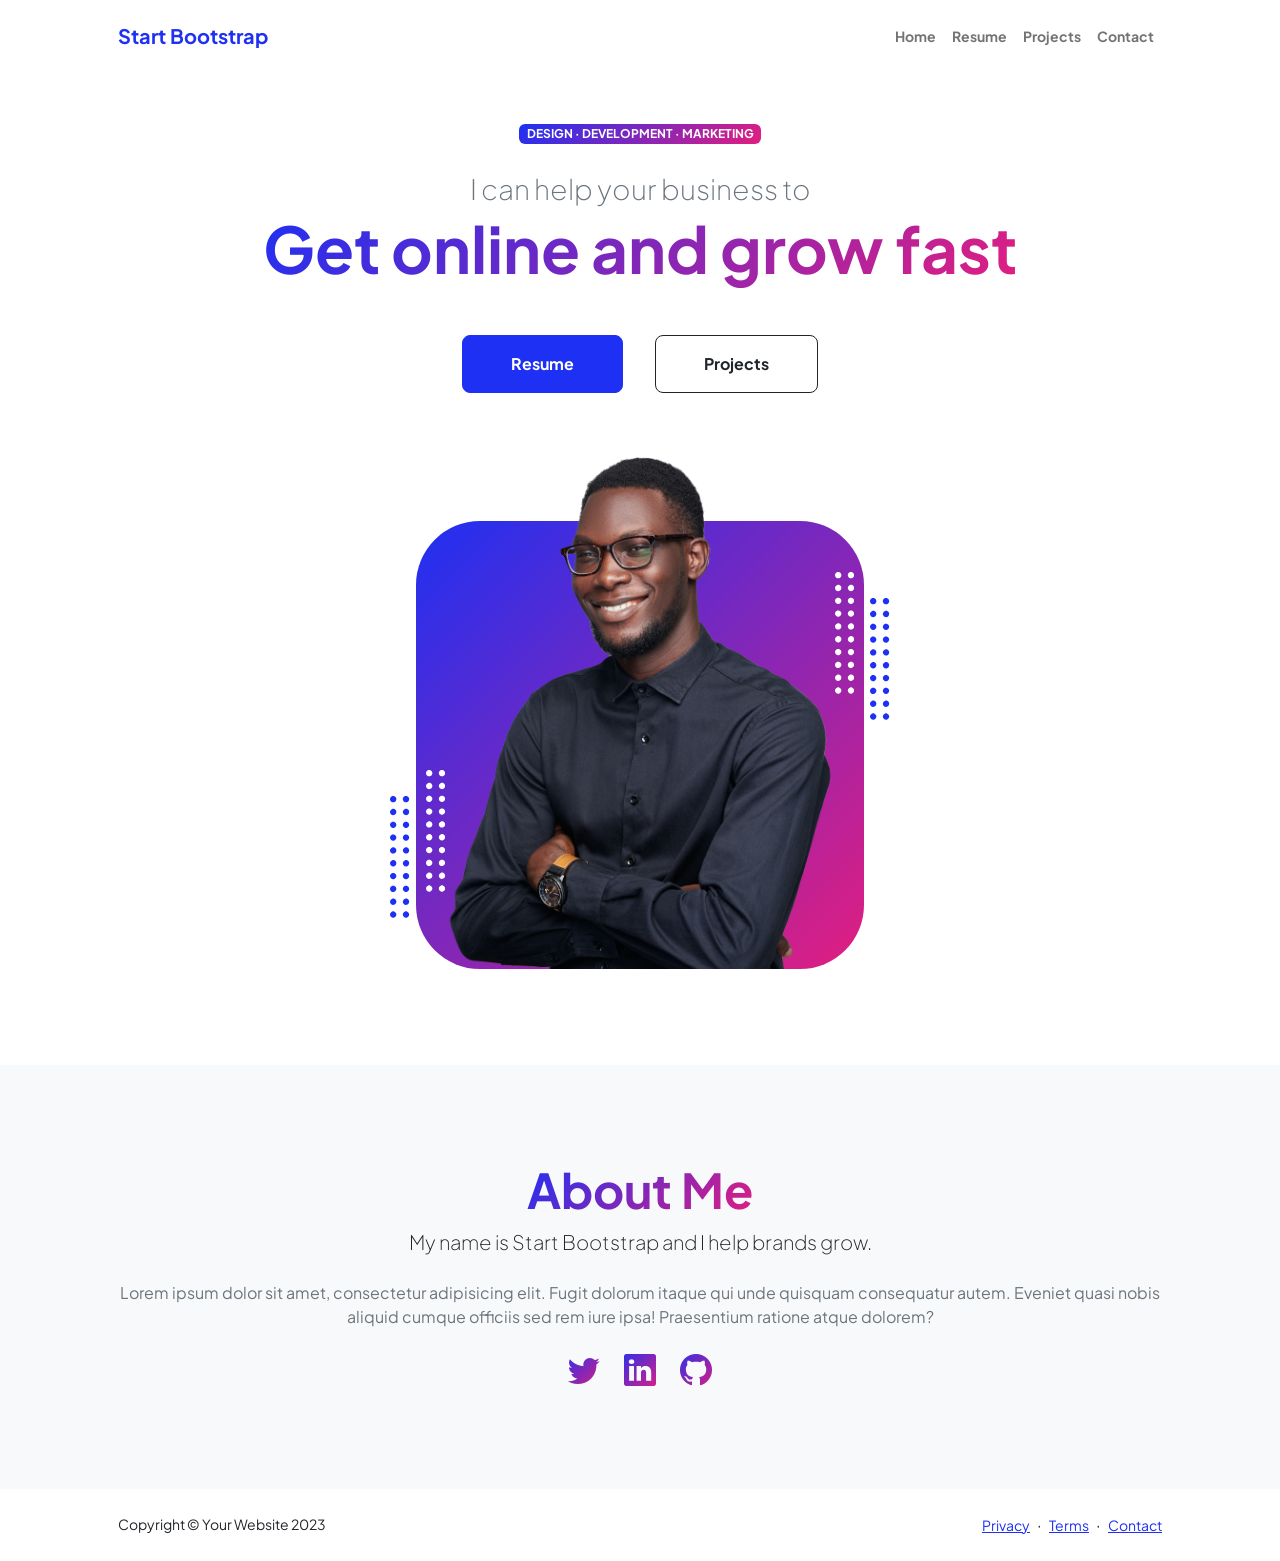
<file: index.html>
<!DOCTYPE html>
<html lang="en">
    <head>
        <meta charset="utf-8" />
        <meta name="viewport" content="width=device-width, initial-scale=1, shrink-to-fit=no" />
        <meta name="description" content="" />
        <meta name="author" content="" />
        <title>Personal - Start Bootstrap Theme</title>
        <!-- Favicon-->
        <link rel="icon" type="image/x-icon" href="assets/favicon.ico" />
        <!-- Custom Google font-->
        <link rel="preconnect" href="https://fonts.googleapis.com" />
        <link rel="preconnect" href="https://fonts.gstatic.com" crossorigin />
        <link href="https://fonts.googleapis.com/css2?family=Plus+Jakarta+Sans:wght@100;200;300;400;500;600;700;800;900&amp;display=swap" rel="stylesheet" />
        <!-- Bootstrap icons-->
        <link href="https://cdn.jsdelivr.net/npm/bootstrap-icons@1.8.1/font/bootstrap-icons.css" rel="stylesheet" />
        <!-- Core theme CSS (includes Bootstrap)-->
        <link href="css/styles.css" rel="stylesheet" />
    </head>
    <body class="d-flex flex-column h-100">
        <main class="flex-shrink-0">
            <!-- Navigation-->
            <nav class="navbar navbar-expand-lg navbar-light bg-white py-3">
                <div class="container px-5">
                    <a class="navbar-brand" href="index.html"><span class="fw-bolder text-primary">Start Bootstrap</span></a>
                    <button class="navbar-toggler" type="button" data-bs-toggle="collapse" data-bs-target="#navbarSupportedContent" aria-controls="navbarSupportedContent" aria-expanded="false" aria-label="Toggle navigation"><span class="navbar-toggler-icon"></span></button>
                    <div class="collapse navbar-collapse" id="navbarSupportedContent">
                        <ul class="navbar-nav ms-auto mb-2 mb-lg-0 small fw-bolder">
                            <li class="nav-item"><a class="nav-link" href="index.html">Home</a></li>
                            <li class="nav-item"><a class="nav-link" href="resume.html">Resume</a></li>
                            <li class="nav-item"><a class="nav-link" href="projects.html">Projects</a></li>
                            <li class="nav-item"><a class="nav-link" href="contact.html">Contact</a></li>
                        </ul>
                    </div>
                </div>
            </nav>
            <!-- Header-->
            <header class="py-5">
                <div class="container px-5 pb-5">
                    <div class="row gx-5 align-items-center">
                        <div class="col-xxl-5">
                            <!-- Header text content-->
                            <div class="text-center text-xxl-start">
                                <div class="badge bg-gradient-primary-to-secondary text-white mb-4"><div class="text-uppercase">Design &middot; Development &middot; Marketing</div></div>
                                <div class="fs-3 fw-light text-muted">I can help your business to</div>
                                <h1 class="display-3 fw-bolder mb-5"><span class="text-gradient d-inline">Get online and grow fast</span></h1>
                                <div class="d-grid gap-3 d-sm-flex justify-content-sm-center justify-content-xxl-start mb-3">
                                    <a class="btn btn-primary btn-lg px-5 py-3 me-sm-3 fs-6 fw-bolder" href="resume.html">Resume</a>
                                    <a class="btn btn-outline-dark btn-lg px-5 py-3 fs-6 fw-bolder" href="projects.html">Projects</a>
                                </div>
                            </div>
                        </div>
                        <div class="col-xxl-7">
                            <!-- Header profile picture-->
                            <div class="d-flex justify-content-center mt-5 mt-xxl-0">
                                <div class="profile bg-gradient-primary-to-secondary">
                                    <!-- TIP: For best results, use a photo with a transparent background like the demo example below-->
                                    <!-- Watch a tutorial on how to do this on YouTube (link)-->
                                    <img class="profile-img" src="assets/profile.png" alt="..." />
                                    <div class="dots-1">
                                        <!-- SVG Dots-->
                                        <svg version="1.1" xmlns="http://www.w3.org/2000/svg" xmlns:xlink="http://www.w3.org/1999/xlink" x="0px" y="0px" viewBox="0 0 191.6 1215.4" style="enable-background: new 0 0 191.6 1215.4" xml:space="preserve">
                                            <g transform="translate(0.000000,1280.000000) scale(0.100000,-0.100000)">
                                                <path d="M227.7,12788.6c-105-35-200-141-222-248c-43-206,163-412,369-369c155,32,275,190,260,339c-11,105-90,213-190,262        C383.7,12801.6,289.7,12808.6,227.7,12788.6z"></path>
                                                <path d="M1507.7,12788.6c-151-50-253-216-222-362c25-119,136-230,254-255c194-41,395,142,375,339c-11,105-90,213-190,262        C1663.7,12801.6,1569.7,12808.6,1507.7,12788.6z"></path>
                                                <path d="M227.7,11508.6c-105-35-200-141-222-248c-43-206,163-412,369-369c155,32,275,190,260,339c-11,105-90,213-190,262        C383.7,11521.6,289.7,11528.6,227.7,11508.6z"></path>
                                                <path d="M1507.7,11508.6c-151-50-253-216-222-362c25-119,136-230,254-255c194-41,395,142,375,339c-11,105-90,213-190,262        C1663.7,11521.6,1569.7,11528.6,1507.7,11508.6z"></path>
                                                <path d="M227.7,10228.6c-105-35-200-141-222-248c-43-206,163-412,369-369c155,32,275,190,260,339c-11,105-90,213-190,262        C383.7,10241.6,289.7,10248.6,227.7,10228.6z"></path>
                                                <path d="M1507.7,10228.6c-105-35-200-141-222-248c-43-206,163-412,369-369c155,32,275,190,260,339c-11,105-90,213-190,262        C1663.7,10241.6,1569.7,10248.6,1507.7,10228.6z"></path>
                                                <path d="M227.7,8948.6c-105-35-200-141-222-248c-43-206,163-412,369-369c155,32,275,190,260,339c-11,105-90,213-190,262        C383.7,8961.6,289.7,8968.6,227.7,8948.6z"></path>
                                                <path d="M1507.7,8948.6c-105-35-200-141-222-248c-43-206,163-412,369-369c155,32,275,190,260,339c-11,105-90,213-190,262        C1663.7,8961.6,1569.7,8968.6,1507.7,8948.6z"></path>
                                                <path d="M227.7,7668.6c-105-35-200-141-222-248c-43-206,163-412,369-369c155,32,275,190,260,339c-11,105-90,213-190,262        C383.7,7681.6,289.7,7688.6,227.7,7668.6z"></path>
                                                <path d="M1507.7,7668.6c-105-35-200-141-222-248c-43-206,163-412,369-369c155,32,275,190,260,339c-11,105-90,213-190,262        C1663.7,7681.6,1569.7,7688.6,1507.7,7668.6z"></path>
                                                <path d="M227.7,6388.6c-105-35-200-141-222-248c-43-206,163-412,369-369c155,32,275,190,260,339c-11,105-90,213-190,262        C383.7,6401.6,289.7,6408.6,227.7,6388.6z"></path>
                                                <path d="M1507.7,6388.6c-105-35-200-141-222-248c-43-206,163-412,369-369c155,32,275,190,260,339c-11,105-90,213-190,262        C1663.7,6401.6,1569.7,6408.6,1507.7,6388.6z"></path>
                                                <path d="M227.7,5108.6c-105-35-200-141-222-248c-43-206,163-412,369-369c155,32,275,190,260,339c-11,105-90,213-190,262        C383.7,5121.6,289.7,5128.6,227.7,5108.6z"></path>
                                                <path d="M1507.7,5108.6c-105-35-200-141-222-248c-43-206,163-412,369-369c155,32,275,190,260,339c-11,105-90,213-190,262        C1663.7,5121.6,1569.7,5128.6,1507.7,5108.6z"></path>
                                                <path d="M227.7,3828.6c-105-35-200-141-222-248c-43-206,163-412,369-369c155,32,275,190,260,339c-11,105-90,213-190,262        C383.7,3841.6,289.7,3848.6,227.7,3828.6z"></path>
                                                <path d="M1507.7,3828.6c-105-35-200-141-222-248c-43-206,163-412,369-369c155,32,275,190,260,339c-11,105-90,213-190,262        C1663.7,3841.6,1569.7,3848.6,1507.7,3828.6z"></path>
                                                <path d="M227.7,2548.6c-105-35-200-141-222-248c-43-206,163-412,369-369c155,32,275,190,260,339c-11,105-90,213-190,262        C383.7,2561.6,289.7,2568.6,227.7,2548.6z"></path>
                                                <path d="M1507.7,2548.6c-105-35-200-141-222-248c-43-206,163-412,369-369c155,32,275,190,260,339c-11,105-90,213-190,262        C1663.7,2561.6,1569.7,2568.6,1507.7,2548.6z"></path>
                                                <path d="M227.7,1268.6c-105-35-200-141-222-248c-43-206,163-412,369-369c155,32,275,190,260,339c-11,105-90,213-190,262        C383.7,1281.6,289.7,1288.6,227.7,1268.6z"></path>
                                                <path d="M1507.7,1268.6c-105-35-200-141-222-248c-43-206,163-412,369-369c155,32,275,190,260,339c-11,105-90,213-190,262        C1663.7,1281.6,1569.7,1288.6,1507.7,1268.6z"></path>
                                            </g>
                                        </svg>
                                        <!-- END of SVG dots-->
                                    </div>
                                    <div class="dots-2">
                                        <!-- SVG Dots-->
                                        <svg version="1.1" xmlns="http://www.w3.org/2000/svg" xmlns:xlink="http://www.w3.org/1999/xlink" x="0px" y="0px" viewBox="0 0 191.6 1215.4" style="enable-background: new 0 0 191.6 1215.4" xml:space="preserve">
                                            <g transform="translate(0.000000,1280.000000) scale(0.100000,-0.100000)">
                                                <path d="M227.7,12788.6c-105-35-200-141-222-248c-43-206,163-412,369-369c155,32,275,190,260,339c-11,105-90,213-190,262        C383.7,12801.6,289.7,12808.6,227.7,12788.6z"></path>
                                                <path d="M1507.7,12788.6c-151-50-253-216-222-362c25-119,136-230,254-255c194-41,395,142,375,339c-11,105-90,213-190,262        C1663.7,12801.6,1569.7,12808.6,1507.7,12788.6z"></path>
                                                <path d="M227.7,11508.6c-105-35-200-141-222-248c-43-206,163-412,369-369c155,32,275,190,260,339c-11,105-90,213-190,262        C383.7,11521.6,289.7,11528.6,227.7,11508.6z"></path>
                                                <path d="M1507.7,11508.6c-151-50-253-216-222-362c25-119,136-230,254-255c194-41,395,142,375,339c-11,105-90,213-190,262        C1663.7,11521.6,1569.7,11528.6,1507.7,11508.6z"></path>
                                                <path d="M227.7,10228.6c-105-35-200-141-222-248c-43-206,163-412,369-369c155,32,275,190,260,339c-11,105-90,213-190,262        C383.7,10241.6,289.7,10248.6,227.7,10228.6z"></path>
                                                <path d="M1507.7,10228.6c-105-35-200-141-222-248c-43-206,163-412,369-369c155,32,275,190,260,339c-11,105-90,213-190,262        C1663.7,10241.6,1569.7,10248.6,1507.7,10228.6z"></path>
                                                <path d="M227.7,8948.6c-105-35-200-141-222-248c-43-206,163-412,369-369c155,32,275,190,260,339c-11,105-90,213-190,262        C383.7,8961.6,289.7,8968.6,227.7,8948.6z"></path>
                                                <path d="M1507.7,8948.6c-105-35-200-141-222-248c-43-206,163-412,369-369c155,32,275,190,260,339c-11,105-90,213-190,262        C1663.7,8961.6,1569.7,8968.6,1507.7,8948.6z"></path>
                                                <path d="M227.7,7668.6c-105-35-200-141-222-248c-43-206,163-412,369-369c155,32,275,190,260,339c-11,105-90,213-190,262        C383.7,7681.6,289.7,7688.6,227.7,7668.6z"></path>
                                                <path d="M1507.7,7668.6c-105-35-200-141-222-248c-43-206,163-412,369-369c155,32,275,190,260,339c-11,105-90,213-190,262        C1663.7,7681.6,1569.7,7688.6,1507.7,7668.6z"></path>
                                                <path d="M227.7,6388.6c-105-35-200-141-222-248c-43-206,163-412,369-369c155,32,275,190,260,339c-11,105-90,213-190,262        C383.7,6401.6,289.7,6408.6,227.7,6388.6z"></path>
                                                <path d="M1507.7,6388.6c-105-35-200-141-222-248c-43-206,163-412,369-369c155,32,275,190,260,339c-11,105-90,213-190,262        C1663.7,6401.6,1569.7,6408.6,1507.7,6388.6z"></path>
                                                <path d="M227.7,5108.6c-105-35-200-141-222-248c-43-206,163-412,369-369c155,32,275,190,260,339c-11,105-90,213-190,262        C383.7,5121.6,289.7,5128.6,227.7,5108.6z"></path>
                                                <path d="M1507.7,5108.6c-105-35-200-141-222-248c-43-206,163-412,369-369c155,32,275,190,260,339c-11,105-90,213-190,262        C1663.7,5121.6,1569.7,5128.6,1507.7,5108.6z"></path>
                                                <path d="M227.7,3828.6c-105-35-200-141-222-248c-43-206,163-412,369-369c155,32,275,190,260,339c-11,105-90,213-190,262        C383.7,3841.6,289.7,3848.6,227.7,3828.6z"></path>
                                                <path d="M1507.7,3828.6c-105-35-200-141-222-248c-43-206,163-412,369-369c155,32,275,190,260,339c-11,105-90,213-190,262        C1663.7,3841.6,1569.7,3848.6,1507.7,3828.6z"></path>
                                                <path d="M227.7,2548.6c-105-35-200-141-222-248c-43-206,163-412,369-369c155,32,275,190,260,339c-11,105-90,213-190,262        C383.7,2561.6,289.7,2568.6,227.7,2548.6z"></path>
                                                <path d="M1507.7,2548.6c-105-35-200-141-222-248c-43-206,163-412,369-369c155,32,275,190,260,339c-11,105-90,213-190,262        C1663.7,2561.6,1569.7,2568.6,1507.7,2548.6z"></path>
                                                <path d="M227.7,1268.6c-105-35-200-141-222-248c-43-206,163-412,369-369c155,32,275,190,260,339c-11,105-90,213-190,262        C383.7,1281.6,289.7,1288.6,227.7,1268.6z"></path>
                                                <path d="M1507.7,1268.6c-105-35-200-141-222-248c-43-206,163-412,369-369c155,32,275,190,260,339c-11,105-90,213-190,262        C1663.7,1281.6,1569.7,1288.6,1507.7,1268.6z"></path>
                                            </g>
                                        </svg>
                                        <!-- END of SVG dots-->
                                    </div>
                                    <div class="dots-3">
                                        <!-- SVG Dots-->
                                        <svg version="1.1" xmlns="http://www.w3.org/2000/svg" xmlns:xlink="http://www.w3.org/1999/xlink" x="0px" y="0px" viewBox="0 0 191.6 1215.4" style="enable-background: new 0 0 191.6 1215.4" xml:space="preserve">
                                            <g transform="translate(0.000000,1280.000000) scale(0.100000,-0.100000)">
                                                <path d="M227.7,12788.6c-105-35-200-141-222-248c-43-206,163-412,369-369c155,32,275,190,260,339c-11,105-90,213-190,262        C383.7,12801.6,289.7,12808.6,227.7,12788.6z"></path>
                                                <path d="M1507.7,12788.6c-151-50-253-216-222-362c25-119,136-230,254-255c194-41,395,142,375,339c-11,105-90,213-190,262        C1663.7,12801.6,1569.7,12808.6,1507.7,12788.6z"></path>
                                                <path d="M227.7,11508.6c-105-35-200-141-222-248c-43-206,163-412,369-369c155,32,275,190,260,339c-11,105-90,213-190,262        C383.7,11521.6,289.7,11528.6,227.7,11508.6z"></path>
                                                <path d="M1507.7,11508.6c-151-50-253-216-222-362c25-119,136-230,254-255c194-41,395,142,375,339c-11,105-90,213-190,262        C1663.7,11521.6,1569.7,11528.6,1507.7,11508.6z"></path>
                                                <path d="M227.7,10228.6c-105-35-200-141-222-248c-43-206,163-412,369-369c155,32,275,190,260,339c-11,105-90,213-190,262        C383.7,10241.6,289.7,10248.6,227.7,10228.6z"></path>
                                                <path d="M1507.7,10228.6c-105-35-200-141-222-248c-43-206,163-412,369-369c155,32,275,190,260,339c-11,105-90,213-190,262        C1663.7,10241.6,1569.7,10248.6,1507.7,10228.6z"></path>
                                                <path d="M227.7,8948.6c-105-35-200-141-222-248c-43-206,163-412,369-369c155,32,275,190,260,339c-11,105-90,213-190,262        C383.7,8961.6,289.7,8968.6,227.7,8948.6z"></path>
                                                <path d="M1507.7,8948.6c-105-35-200-141-222-248c-43-206,163-412,369-369c155,32,275,190,260,339c-11,105-90,213-190,262        C1663.7,8961.6,1569.7,8968.6,1507.7,8948.6z"></path>
                                                <path d="M227.7,7668.6c-105-35-200-141-222-248c-43-206,163-412,369-369c155,32,275,190,260,339c-11,105-90,213-190,262        C383.7,7681.6,289.7,7688.6,227.7,7668.6z"></path>
                                                <path d="M1507.7,7668.6c-105-35-200-141-222-248c-43-206,163-412,369-369c155,32,275,190,260,339c-11,105-90,213-190,262        C1663.7,7681.6,1569.7,7688.6,1507.7,7668.6z"></path>
                                                <path d="M227.7,6388.6c-105-35-200-141-222-248c-43-206,163-412,369-369c155,32,275,190,260,339c-11,105-90,213-190,262        C383.7,6401.6,289.7,6408.6,227.7,6388.6z"></path>
                                                <path d="M1507.7,6388.6c-105-35-200-141-222-248c-43-206,163-412,369-369c155,32,275,190,260,339c-11,105-90,213-190,262        C1663.7,6401.6,1569.7,6408.6,1507.7,6388.6z"></path>
                                                <path d="M227.7,5108.6c-105-35-200-141-222-248c-43-206,163-412,369-369c155,32,275,190,260,339c-11,105-90,213-190,262        C383.7,5121.6,289.7,5128.6,227.7,5108.6z"></path>
                                                <path d="M1507.7,5108.6c-105-35-200-141-222-248c-43-206,163-412,369-369c155,32,275,190,260,339c-11,105-90,213-190,262        C1663.7,5121.6,1569.7,5128.6,1507.7,5108.6z"></path>
                                                <path d="M227.7,3828.6c-105-35-200-141-222-248c-43-206,163-412,369-369c155,32,275,190,260,339c-11,105-90,213-190,262        C383.7,3841.6,289.7,3848.6,227.7,3828.6z"></path>
                                                <path d="M1507.7,3828.6c-105-35-200-141-222-248c-43-206,163-412,369-369c155,32,275,190,260,339c-11,105-90,213-190,262        C1663.7,3841.6,1569.7,3848.6,1507.7,3828.6z"></path>
                                                <path d="M227.7,2548.6c-105-35-200-141-222-248c-43-206,163-412,369-369c155,32,275,190,260,339c-11,105-90,213-190,262        C383.7,2561.6,289.7,2568.6,227.7,2548.6z"></path>
                                                <path d="M1507.7,2548.6c-105-35-200-141-222-248c-43-206,163-412,369-369c155,32,275,190,260,339c-11,105-90,213-190,262        C1663.7,2561.6,1569.7,2568.6,1507.7,2548.6z"></path>
                                                <path d="M227.7,1268.6c-105-35-200-141-222-248c-43-206,163-412,369-369c155,32,275,190,260,339c-11,105-90,213-190,262        C383.7,1281.6,289.7,1288.6,227.7,1268.6z"></path>
                                                <path d="M1507.7,1268.6c-105-35-200-141-222-248c-43-206,163-412,369-369c155,32,275,190,260,339c-11,105-90,213-190,262        C1663.7,1281.6,1569.7,1288.6,1507.7,1268.6z"></path>
                                            </g>
                                        </svg>
                                        <!-- END of SVG dots-->
                                    </div>
                                    <div class="dots-4">
                                        <!-- SVG Dots-->
                                        <svg version="1.1" xmlns="http://www.w3.org/2000/svg" xmlns:xlink="http://www.w3.org/1999/xlink" x="0px" y="0px" viewBox="0 0 191.6 1215.4" style="enable-background: new 0 0 191.6 1215.4" xml:space="preserve">
                                            <g transform="translate(0.000000,1280.000000) scale(0.100000,-0.100000)">
                                                <path d="M227.7,12788.6c-105-35-200-141-222-248c-43-206,163-412,369-369c155,32,275,190,260,339c-11,105-90,213-190,262        C383.7,12801.6,289.7,12808.6,227.7,12788.6z"></path>
                                                <path d="M1507.7,12788.6c-151-50-253-216-222-362c25-119,136-230,254-255c194-41,395,142,375,339c-11,105-90,213-190,262        C1663.7,12801.6,1569.7,12808.6,1507.7,12788.6z"></path>
                                                <path d="M227.7,11508.6c-105-35-200-141-222-248c-43-206,163-412,369-369c155,32,275,190,260,339c-11,105-90,213-190,262        C383.7,11521.6,289.7,11528.6,227.7,11508.6z"></path>
                                                <path d="M1507.7,11508.6c-151-50-253-216-222-362c25-119,136-230,254-255c194-41,395,142,375,339c-11,105-90,213-190,262        C1663.7,11521.6,1569.7,11528.6,1507.7,11508.6z"></path>
                                                <path d="M227.7,10228.6c-105-35-200-141-222-248c-43-206,163-412,369-369c155,32,275,190,260,339c-11,105-90,213-190,262        C383.7,10241.6,289.7,10248.6,227.7,10228.6z"></path>
                                                <path d="M1507.7,10228.6c-105-35-200-141-222-248c-43-206,163-412,369-369c155,32,275,190,260,339c-11,105-90,213-190,262        C1663.7,10241.6,1569.7,10248.6,1507.7,10228.6z"></path>
                                                <path d="M227.7,8948.6c-105-35-200-141-222-248c-43-206,163-412,369-369c155,32,275,190,260,339c-11,105-90,213-190,262        C383.7,8961.6,289.7,8968.6,227.7,8948.6z"></path>
                                                <path d="M1507.7,8948.6c-105-35-200-141-222-248c-43-206,163-412,369-369c155,32,275,190,260,339c-11,105-90,213-190,262        C1663.7,8961.6,1569.7,8968.6,1507.7,8948.6z"></path>
                                                <path d="M227.7,7668.6c-105-35-200-141-222-248c-43-206,163-412,369-369c155,32,275,190,260,339c-11,105-90,213-190,262        C383.7,7681.6,289.7,7688.6,227.7,7668.6z"></path>
                                                <path d="M1507.7,7668.6c-105-35-200-141-222-248c-43-206,163-412,369-369c155,32,275,190,260,339c-11,105-90,213-190,262        C1663.7,7681.6,1569.7,7688.6,1507.7,7668.6z"></path>
                                                <path d="M227.7,6388.6c-105-35-200-141-222-248c-43-206,163-412,369-369c155,32,275,190,260,339c-11,105-90,213-190,262        C383.7,6401.6,289.7,6408.6,227.7,6388.6z"></path>
                                                <path d="M1507.7,6388.6c-105-35-200-141-222-248c-43-206,163-412,369-369c155,32,275,190,260,339c-11,105-90,213-190,262        C1663.7,6401.6,1569.7,6408.6,1507.7,6388.6z"></path>
                                                <path d="M227.7,5108.6c-105-35-200-141-222-248c-43-206,163-412,369-369c155,32,275,190,260,339c-11,105-90,213-190,262        C383.7,5121.6,289.7,5128.6,227.7,5108.6z"></path>
                                                <path d="M1507.7,5108.6c-105-35-200-141-222-248c-43-206,163-412,369-369c155,32,275,190,260,339c-11,105-90,213-190,262        C1663.7,5121.6,1569.7,5128.6,1507.7,5108.6z"></path>
                                                <path d="M227.7,3828.6c-105-35-200-141-222-248c-43-206,163-412,369-369c155,32,275,190,260,339c-11,105-90,213-190,262        C383.7,3841.6,289.7,3848.6,227.7,3828.6z"></path>
                                                <path d="M1507.7,3828.6c-105-35-200-141-222-248c-43-206,163-412,369-369c155,32,275,190,260,339c-11,105-90,213-190,262        C1663.7,3841.6,1569.7,3848.6,1507.7,3828.6z"></path>
                                                <path d="M227.7,2548.6c-105-35-200-141-222-248c-43-206,163-412,369-369c155,32,275,190,260,339c-11,105-90,213-190,262        C383.7,2561.6,289.7,2568.6,227.7,2548.6z"></path>
                                                <path d="M1507.7,2548.6c-105-35-200-141-222-248c-43-206,163-412,369-369c155,32,275,190,260,339c-11,105-90,213-190,262        C1663.7,2561.6,1569.7,2568.6,1507.7,2548.6z"></path>
                                                <path d="M227.7,1268.6c-105-35-200-141-222-248c-43-206,163-412,369-369c155,32,275,190,260,339c-11,105-90,213-190,262        C383.7,1281.6,289.7,1288.6,227.7,1268.6z"></path>
                                                <path d="M1507.7,1268.6c-105-35-200-141-222-248c-43-206,163-412,369-369c155,32,275,190,260,339c-11,105-90,213-190,262        C1663.7,1281.6,1569.7,1288.6,1507.7,1268.6z"></path>
                                            </g>
                                        </svg>
                                        <!-- END of SVG dots-->
                                    </div>
                                </div>
                            </div>
                        </div>
                    </div>
                </div>
            </header>
            <!-- About Section-->
            <section class="bg-light py-5">
                <div class="container px-5">
                    <div class="row gx-5 justify-content-center">
                        <div class="col-xxl-8">
                            <div class="text-center my-5">
                                <h2 class="display-5 fw-bolder"><span class="text-gradient d-inline">About Me</span></h2>
                                <p class="lead fw-light mb-4">My name is Start Bootstrap and I help brands grow.</p>
                                <p class="text-muted">Lorem ipsum dolor sit amet, consectetur adipisicing elit. Fugit dolorum itaque qui unde quisquam consequatur autem. Eveniet quasi nobis aliquid cumque officiis sed rem iure ipsa! Praesentium ratione atque dolorem?</p>
                                <div class="d-flex justify-content-center fs-2 gap-4">
                                    <a class="text-gradient" href="#!"><i class="bi bi-twitter"></i></a>
                                    <a class="text-gradient" href="#!"><i class="bi bi-linkedin"></i></a>
                                    <a class="text-gradient" href="#!"><i class="bi bi-github"></i></a>
                                </div>
                            </div>
                        </div>
                    </div>
                </div>
            </section>
        </main>
        <!-- Footer-->
        <footer class="bg-white py-4 mt-auto">
            <div class="container px-5">
                <div class="row align-items-center justify-content-between flex-column flex-sm-row">
                    <div class="col-auto"><div class="small m-0">Copyright &copy; Your Website 2023</div></div>
                    <div class="col-auto">
                        <a class="small" href="#!">Privacy</a>
                        <span class="mx-1">&middot;</span>
                        <a class="small" href="#!">Terms</a>
                        <span class="mx-1">&middot;</span>
                        <a class="small" href="#!">Contact</a>
                    </div>
                </div>
            </div>
        </footer>
        <!-- Bootstrap core JS-->
        <script src="https://cdn.jsdelivr.net/npm/bootstrap@5.2.3/dist/js/bootstrap.bundle.min.js"></script>
        <!-- Core theme JS-->
        <script src="js/scripts.js"></script>
    </body>
</html>
</file>
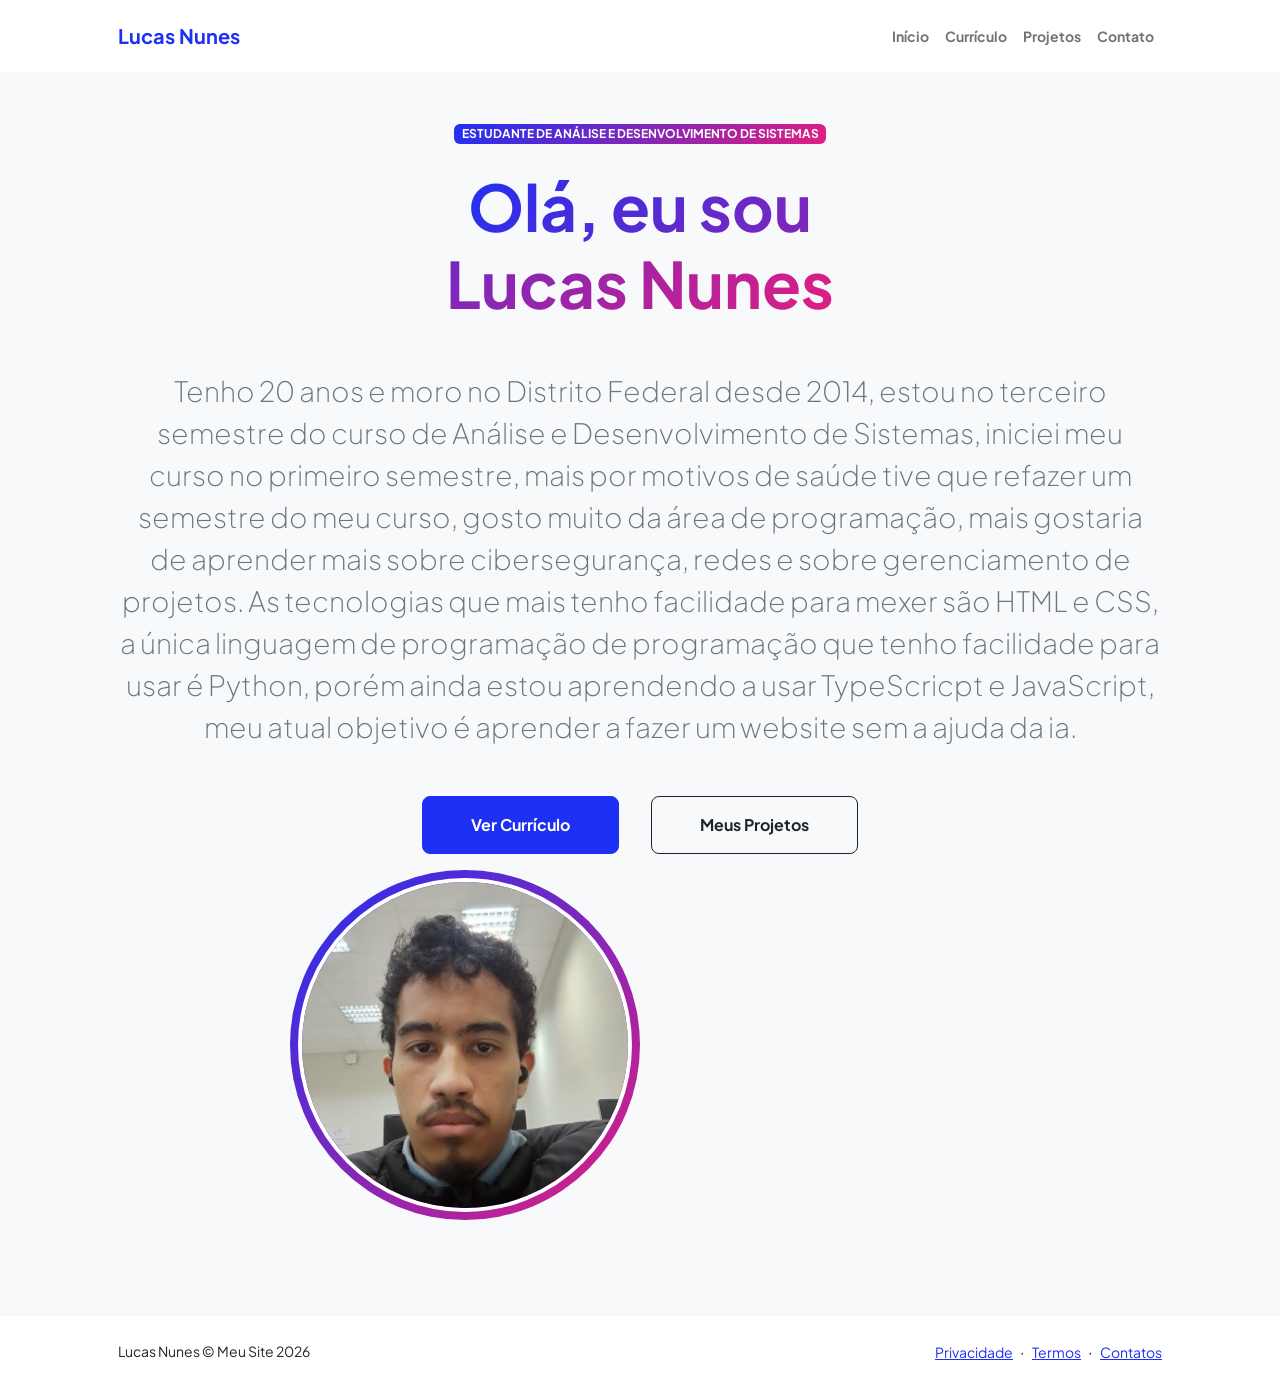
<file: docs/index.html>
<!DOCTYPE html>
<html lang="pt-br">
    <head>
        <meta charset="utf-8" />
        <meta name="viewport" content="width=device-width, initial-scale=1, shrink-to-fit=no" />
        <meta name="description" content="Portfólio Pessoal" />
        <meta name="author" content="Seu Nome" />
        <title>Portfólio - Lucas Nunes</title>
        
        <!-- Favicon (opcional) -->
        <link rel="icon" type="image/x-icon" href="assets/favicon.ico" />
        
        <!-- Fontes do Google -->
        <link rel="preconnect" href="https://fonts.googleapis.com" />
        <link rel="preconnect" href="https://fonts.gstatic.com" crossorigin />
        <link href="https://fonts.googleapis.com/css2?family=Plus+Jakarta+Sans:wght@100;200;300;400;500;600;700;800;900&amp;display=swap" rel="stylesheet" />
        
        <!-- Ícones Bootstrap -->
        <link href="https://cdn.jsdelivr.net/npm/bootstrap-icons@1.8.1/font/bootstrap-icons.css" rel="stylesheet" />
        
        <!-- CSS Principal -->
        <link href="css/styles.css" rel="stylesheet" />
    </head>
    <body class="d-flex flex-column h-100 bg-light">
        <main class="flex-shrink-0">
            <!-- Navegação -->
            <nav class="navbar navbar-expand-lg navbar-light bg-white py-3">
                <div class="container px-5">
                    <a class="navbar-brand" href="index.html"><span class="fw-bolder text-primary">Lucas Nunes</span></a>
                    <button class="navbar-toggler" type="button" data-bs-toggle="collapse" data-bs-target="#navbarSupportedContent" aria-controls="navbarSupportedContent" aria-expanded="false" aria-label="Toggle navigation"><span class="navbar-toggler-icon"></span></button>
                    <div class="collapse navbar-collapse" id="navbarSupportedContent">
                        <ul class="navbar-nav ms-auto mb-2 mb-lg-0 small fw-bolder">
                            <li class="nav-item"><a class="nav-link" href="index.html">Início</a></li>
                            <li class="nav-item"><a class="nav-link" href="resume.html">Currículo</a></li>
                            <li class="nav-item"><a class="nav-link" href="projects.html">Projetos</a></li>
                            <li class="nav-item"><a class="nav-link" href="contact.html">Contato</a></li>
                        </ul>
                    </div>
                </div>
            </nav>

            <!-- Seção de Apresentação (Hero) -->
            <header class="py-5">
                <div class="container px-5 pb-5">
                    <div class="row gx-5 align-items-center">
                        <div class="col-xxl-5">
                            <!-- Texto de Apresentação -->
                            <div class="text-center text-xxl-start">
                                <div class="badge bg-gradient-primary-to-secondary text-white mb-4"><div class="text-uppercase">Estudante de Análise e Desenvolvimento de Sistemas</div></div>
                                <h1 class="display-3 fw-bolder mb-5"><span class="text-gradient d-inline">Olá, eu sou<br />Lucas Nunes</span></h1>
                                <div class="fs-3 fw-light text-muted mb-5">Tenho 20 anos e moro no Distrito Federal desde 2014, estou no terceiro semestre do curso de Análise e Desenvolvimento de Sistemas, iniciei meu curso no primeiro semestre, mais por motivos de saúde tive que refazer um semestre do meu curso, gosto muito da área de programação, mais gostaria de aprender mais sobre cibersegurança, redes e sobre gerenciamento de projetos. As tecnologias que mais tenho facilidade para mexer são HTML e CSS, a única linguagem de programação de programação que tenho facilidade para usar é Python, porém ainda estou aprendendo a usar TypeScricpt e JavaScript, meu atual objetivo é aprender a fazer um website sem a ajuda da ia.</div>
                                <div class="d-grid gap-3 d-sm-flex justify-content-sm-center justify-content-xxl-start mb-3">
                                    <a class="btn btn-primary btn-lg px-5 py-3 me-sm-3 fs-6 fw-bolder" href="resume.html">Ver Currículo</a>
                                    <a class="btn btn-outline-dark btn-lg px-5 py-3 fs-6 fw-bolder" href="projects.html">Meus Projetos</a>
                                </div>
                            </div>
                        </div>
                    </div>
                    <!-- Coluna da Imagem (É AQUI QUE ELA FICA!) -->
                    <div class="col-lg-6 col-xxl-7">
                        <div class="d-flex justify-content-center justify-content-lg-end mt-5 mt-lg-0">
                            <div class="profile bg-gradient-primary-to-secondary">
                                <!-- TROQUE O "perfil.jpg" PELO NOME REAL DO SEU ARQUIVO DE FOTO -->
                                <img class="profile-img" src="assets/Perfil.jpeg" alt="Foto de Lucas Nunes" />
                            </div>
                        </div>
                    </div>
                </div>
            </header>
            
             <!-- Footer-->
             <footer class="bg-white py-4 mt-auto">
               <div class="container px-5">
                   <div class="row align-items-center justify-content-between flex-column flex-sm-row">
                       <div class="col-auto"><div class="small m-0">Lucas Nunes &copy; Meu Site 2026</div></div>
                           <div class="col-auto">
                           <a class="small" href="#!">Privacidade</a>
                           <span class="mx-1">&middot;</span>
                           <a class="small" href="#!">Termos</a>
                           <span class="mx-1">&middot;</span>
                           <a class="small" href="#!">Contatos</a>
                      </div>
                   </div>
               </div>
            </footer>

        <!-- Scripts JS -->
        <script src="https://cdn.jsdelivr.net/npm/bootstrap@5.2.3/dist/js/bootstrap.bundle.min.js"></script>
        <script src="js/scripts.js"></script>
    </body>
</html>
</file>
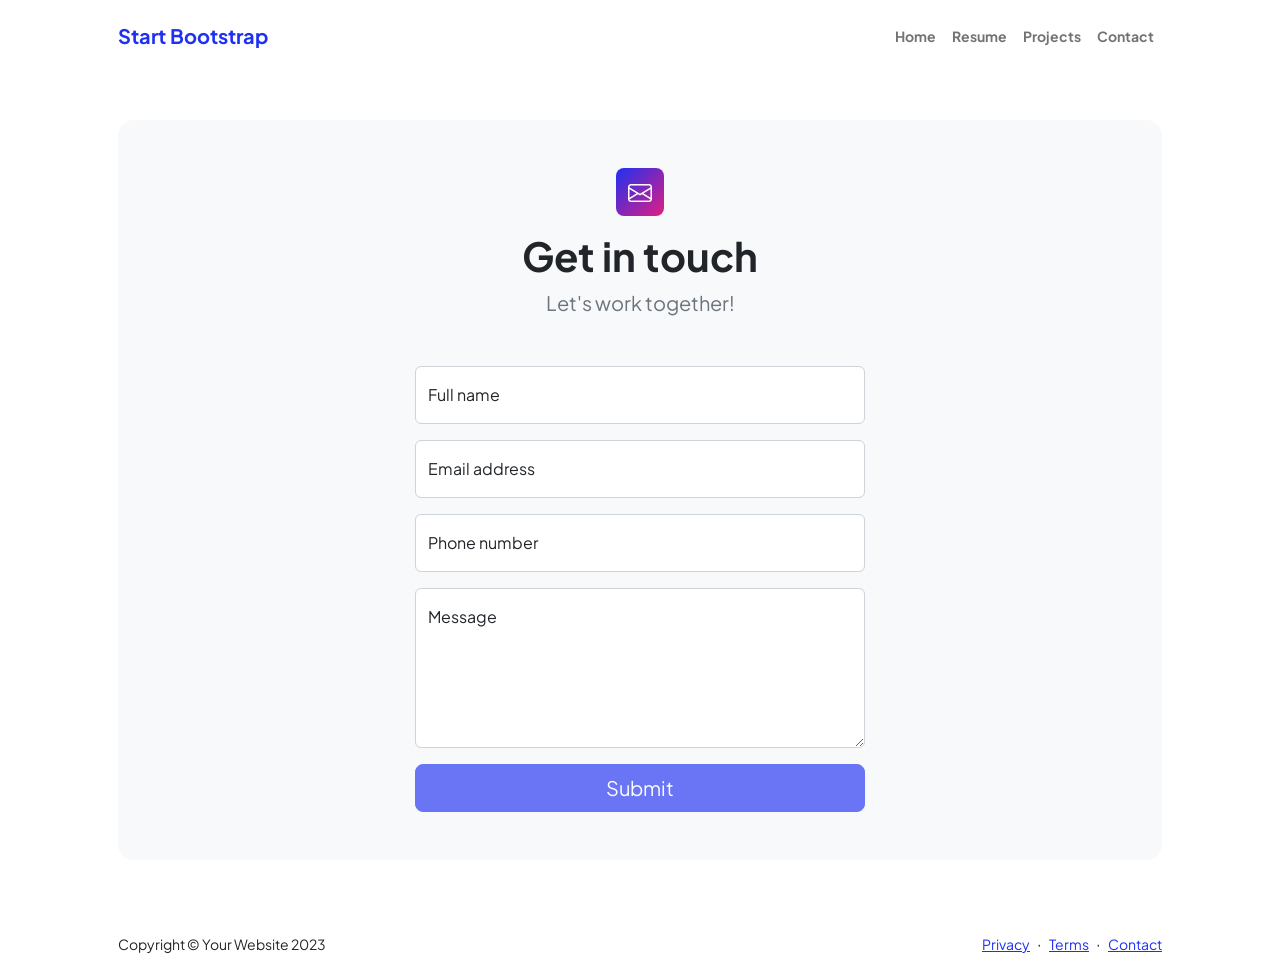
<file: contact.html>
<!DOCTYPE html>
<html lang="en">
    <head>
        <meta charset="utf-8" />
        <meta name="viewport" content="width=device-width, initial-scale=1, shrink-to-fit=no" />
        <meta name="description" content />
        <meta name="author" content />
        <title>Modern Business - Start Bootstrap Template</title>
        <!-- Favicon-->
        <link rel="icon" type="image/x-icon" href="assets/favicon.ico" />
        <!-- Custom Google font-->
        <link rel="preconnect" href="https://fonts.googleapis.com" />
        <link rel="preconnect" href="https://fonts.gstatic.com" crossorigin />
        <link href="https://fonts.googleapis.com/css2?family=Plus+Jakarta+Sans:wght@100;200;300;400;500;600;700;800;900&amp;display=swap" rel="stylesheet" />
        <!-- Bootstrap icons-->
        <link href="https://cdn.jsdelivr.net/npm/bootstrap-icons@1.8.1/font/bootstrap-icons.css" rel="stylesheet" />
        <!-- Core theme CSS (includes Bootstrap)-->
        <link href="css/styles.css" rel="stylesheet" />
    </head>
    <body class="d-flex flex-column">
        <main class="flex-shrink-0">
            <!-- Navigation-->
            <nav class="navbar navbar-expand-lg navbar-light bg-white py-3">
                <div class="container px-5">
                    <a class="navbar-brand" href="index.html"><span class="fw-bolder text-primary">Start Bootstrap</span></a>
                    <button class="navbar-toggler" type="button" data-bs-toggle="collapse" data-bs-target="#navbarSupportedContent" aria-controls="navbarSupportedContent" aria-expanded="false" aria-label="Toggle navigation"><span class="navbar-toggler-icon"></span></button>
                    <div class="collapse navbar-collapse" id="navbarSupportedContent">
                        <ul class="navbar-nav ms-auto mb-2 mb-lg-0 small fw-bolder">
                            <li class="nav-item"><a class="nav-link" href="index.html">Home</a></li>
                            <li class="nav-item"><a class="nav-link" href="resume.html">Resume</a></li>
                            <li class="nav-item"><a class="nav-link" href="projects.html">Projects</a></li>
                            <li class="nav-item"><a class="nav-link" href="contact.html">Contact</a></li>
                        </ul>
                    </div>
                </div>
            </nav>
            <!-- Page content-->
            <section class="py-5">
                <div class="container px-5">
                    <!-- Contact form-->
                    <div class="bg-light rounded-4 py-5 px-4 px-md-5">
                        <div class="text-center mb-5">
                            <div class="feature bg-primary bg-gradient-primary-to-secondary text-white rounded-3 mb-3"><i class="bi bi-envelope"></i></div>
                            <h1 class="fw-bolder">Get in touch</h1>
                            <p class="lead fw-normal text-muted mb-0">Let's work together!</p>
                        </div>
                        <div class="row gx-5 justify-content-center">
                            <div class="col-lg-8 col-xl-6">
                                <!-- * * * * * * * * * * * * * * *-->
                                <!-- * * SB Forms Contact Form * *-->
                                <!-- * * * * * * * * * * * * * * *-->
                                <!-- This form is pre-integrated with SB Forms.-->
                                <!-- To make this form functional, sign up at-->
                                <!-- https://startbootstrap.com/solution/contact-forms-->
                                <!-- to get an API token!-->
                                <form id="contactForm" data-sb-form-api-token="API_TOKEN">
                                    <!-- Name input-->
                                    <div class="form-floating mb-3">
                                        <input class="form-control" id="name" type="text" placeholder="Enter your name..." data-sb-validations="required" />
                                        <label for="name">Full name</label>
                                        <div class="invalid-feedback" data-sb-feedback="name:required">A name is required.</div>
                                    </div>
                                    <!-- Email address input-->
                                    <div class="form-floating mb-3">
                                        <input class="form-control" id="email" type="email" placeholder="name@example.com" data-sb-validations="required,email" />
                                        <label for="email">Email address</label>
                                        <div class="invalid-feedback" data-sb-feedback="email:required">An email is required.</div>
                                        <div class="invalid-feedback" data-sb-feedback="email:email">Email is not valid.</div>
                                    </div>
                                    <!-- Phone number input-->
                                    <div class="form-floating mb-3">
                                        <input class="form-control" id="phone" type="tel" placeholder="(123) 456-7890" data-sb-validations="required" />
                                        <label for="phone">Phone number</label>
                                        <div class="invalid-feedback" data-sb-feedback="phone:required">A phone number is required.</div>
                                    </div>
                                    <!-- Message input-->
                                    <div class="form-floating mb-3">
                                        <textarea class="form-control" id="message" type="text" placeholder="Enter your message here..." style="height: 10rem" data-sb-validations="required"></textarea>
                                        <label for="message">Message</label>
                                        <div class="invalid-feedback" data-sb-feedback="message:required">A message is required.</div>
                                    </div>
                                    <!-- Submit success message-->
                                    <!---->
                                    <!-- This is what your users will see when the form-->
                                    <!-- has successfully submitted-->
                                    <div class="d-none" id="submitSuccessMessage">
                                        <div class="text-center mb-3">
                                            <div class="fw-bolder">Form submission successful!</div>
                                            To activate this form, sign up at
                                            <br />
                                            <a href="https://startbootstrap.com/solution/contact-forms">https://startbootstrap.com/solution/contact-forms</a>
                                        </div>
                                    </div>
                                    <!-- Submit error message-->
                                    <!---->
                                    <!-- This is what your users will see when there is-->
                                    <!-- an error submitting the form-->
                                    <div class="d-none" id="submitErrorMessage"><div class="text-center text-danger mb-3">Error sending message!</div></div>
                                    <!-- Submit Button-->
                                    <div class="d-grid"><button class="btn btn-primary btn-lg disabled" id="submitButton" type="submit">Submit</button></div>
                                </form>
                            </div>
                        </div>
                    </div>
                </div>
            </section>
        </main>
        <!-- Footer-->
        <footer class="bg-white py-4 mt-auto">
            <div class="container px-5">
                <div class="row align-items-center justify-content-between flex-column flex-sm-row">
                    <div class="col-auto"><div class="small m-0">Copyright &copy; Your Website 2023</div></div>
                    <div class="col-auto">
                        <a class="small" href="#!">Privacy</a>
                        <span class="mx-1">&middot;</span>
                        <a class="small" href="#!">Terms</a>
                        <span class="mx-1">&middot;</span>
                        <a class="small" href="#!">Contact</a>
                    </div>
                </div>
            </div>
        </footer>
        <!-- Bootstrap core JS-->
        <script src="https://cdn.jsdelivr.net/npm/bootstrap@5.2.3/dist/js/bootstrap.bundle.min.js"></script>
        <!-- Core theme JS-->
        <script src="js/scripts.js"></script>
        <!-- * * * * * * * * * * * * * * * * * * * * * * * * * * * * * * * * * * * * * * * *-->
        <!-- * *                               SB Forms JS                               * *-->
        <!-- * * Activate your form at https://startbootstrap.com/solution/contact-forms * *-->
        <!-- * * * * * * * * * * * * * * * * * * * * * * * * * * * * * * * * * * * * * * * *-->
        <script src="https://cdn.startbootstrap.com/sb-forms-latest.js"></script>
    </body>
</html>
</file>
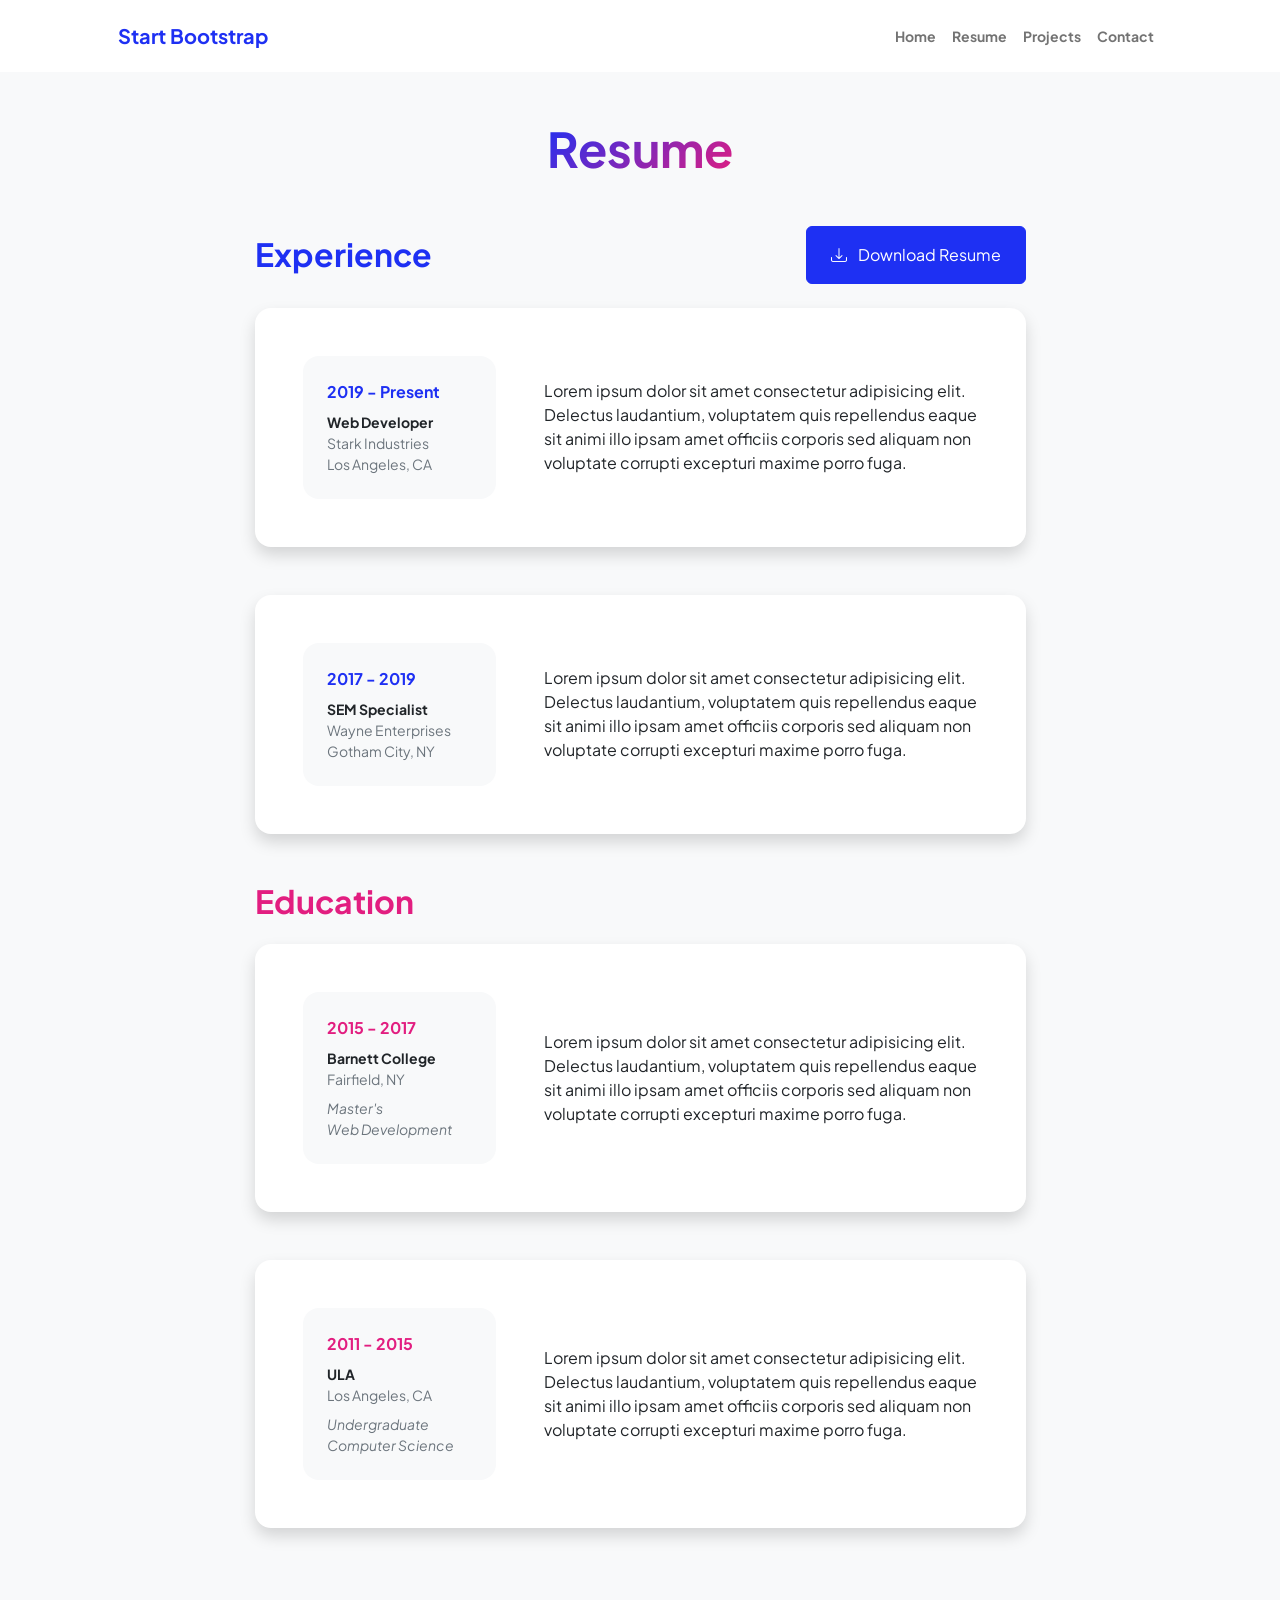
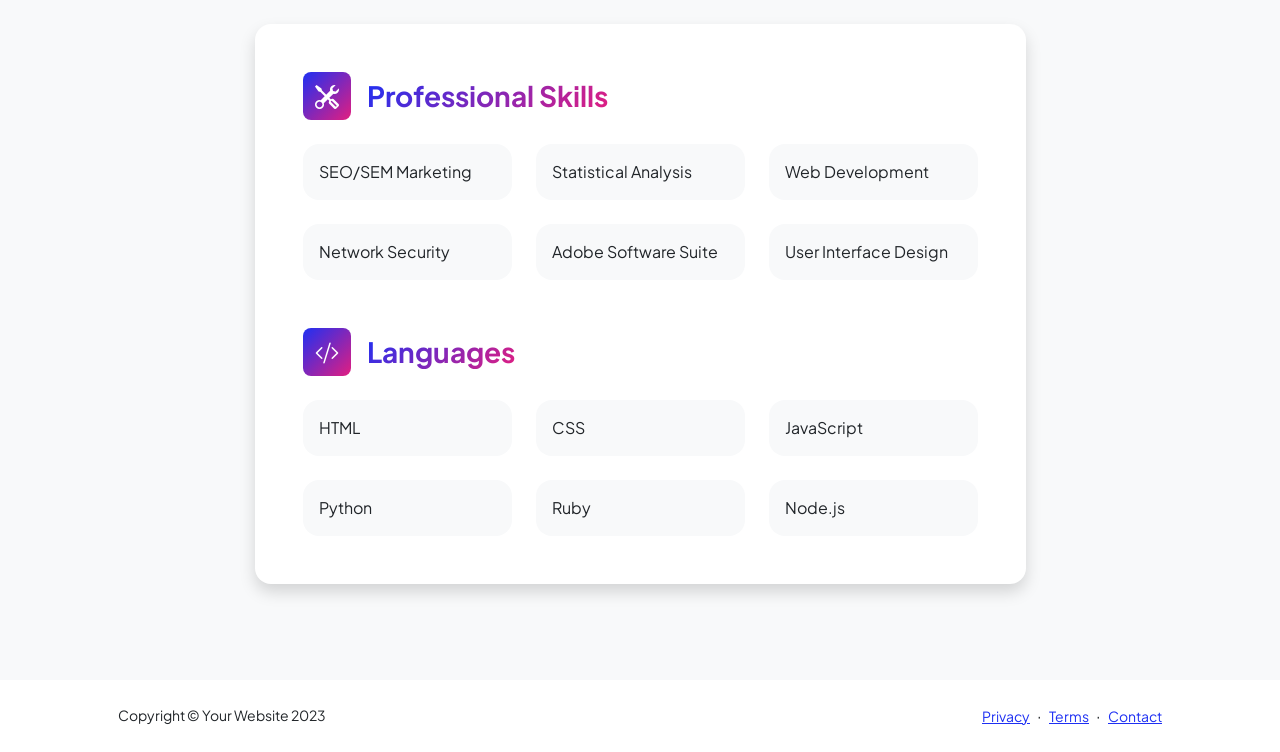
<file: resume.html>
<!DOCTYPE html>
<html lang="en">
    <head>
        <meta charset="utf-8" />
        <meta name="viewport" content="width=device-width, initial-scale=1, shrink-to-fit=no" />
        <meta name="description" content="" />
        <meta name="author" content="" />
        <title>Personal - Start Bootstrap Template</title>
        <!-- Favicon-->
        <link rel="icon" type="image/x-icon" href="assets/favicon.ico" />
        <!-- Custom Google font-->
        <link rel="preconnect" href="https://fonts.googleapis.com" />
        <link rel="preconnect" href="https://fonts.gstatic.com" crossorigin />
        <link href="https://fonts.googleapis.com/css2?family=Plus+Jakarta+Sans:wght@100;200;300;400;500;600;700;800;900&amp;display=swap" rel="stylesheet" />
        <!-- Bootstrap icons-->
        <link href="https://cdn.jsdelivr.net/npm/bootstrap-icons@1.8.1/font/bootstrap-icons.css" rel="stylesheet" />
        <!-- Core theme CSS (includes Bootstrap)-->
        <link href="css/styles.css" rel="stylesheet" />
    </head>
    <body class="d-flex flex-column h-100 bg-light">
        <main class="flex-shrink-0">
            <!-- Navigation-->
            <nav class="navbar navbar-expand-lg navbar-light bg-white py-3">
                <div class="container px-5">
                    <a class="navbar-brand" href="index.html"><span class="fw-bolder text-primary">Start Bootstrap</span></a>
                    <button class="navbar-toggler" type="button" data-bs-toggle="collapse" data-bs-target="#navbarSupportedContent" aria-controls="navbarSupportedContent" aria-expanded="false" aria-label="Toggle navigation"><span class="navbar-toggler-icon"></span></button>
                    <div class="collapse navbar-collapse" id="navbarSupportedContent">
                        <ul class="navbar-nav ms-auto mb-2 mb-lg-0 small fw-bolder">
                            <li class="nav-item"><a class="nav-link" href="index.html">Home</a></li>
                            <li class="nav-item"><a class="nav-link" href="resume.html">Resume</a></li>
                            <li class="nav-item"><a class="nav-link" href="projects.html">Projects</a></li>
                            <li class="nav-item"><a class="nav-link" href="contact.html">Contact</a></li>
                        </ul>
                    </div>
                </div>
            </nav>
            <!-- Page Content-->
            <div class="container px-5 my-5">
                <div class="text-center mb-5">
                    <h1 class="display-5 fw-bolder mb-0"><span class="text-gradient d-inline">Resume</span></h1>
                </div>
                <div class="row gx-5 justify-content-center">
                    <div class="col-lg-11 col-xl-9 col-xxl-8">
                        <!-- Experience Section-->
                        <section>
                            <div class="d-flex align-items-center justify-content-between mb-4">
                                <h2 class="text-primary fw-bolder mb-0">Experience</h2>
                                <!-- Download resume button-->
                                <!-- Note: Set the link href target to a PDF file within your project-->
                                <a class="btn btn-primary px-4 py-3" href="#!">
                                    <div class="d-inline-block bi bi-download me-2"></div>
                                    Download Resume
                                </a>
                            </div>
                            <!-- Experience Card 1-->
                            <div class="card shadow border-0 rounded-4 mb-5">
                                <div class="card-body p-5">
                                    <div class="row align-items-center gx-5">
                                        <div class="col text-center text-lg-start mb-4 mb-lg-0">
                                            <div class="bg-light p-4 rounded-4">
                                                <div class="text-primary fw-bolder mb-2">2019 - Present</div>
                                                <div class="small fw-bolder">Web Developer</div>
                                                <div class="small text-muted">Stark Industries</div>
                                                <div class="small text-muted">Los Angeles, CA</div>
                                            </div>
                                        </div>
                                        <div class="col-lg-8"><div>Lorem ipsum dolor sit amet consectetur adipisicing elit. Delectus laudantium, voluptatem quis repellendus eaque sit animi illo ipsam amet officiis corporis sed aliquam non voluptate corrupti excepturi maxime porro fuga.</div></div>
                                    </div>
                                </div>
                            </div>
                            <!-- Experience Card 2-->
                            <div class="card shadow border-0 rounded-4 mb-5">
                                <div class="card-body p-5">
                                    <div class="row align-items-center gx-5">
                                        <div class="col text-center text-lg-start mb-4 mb-lg-0">
                                            <div class="bg-light p-4 rounded-4">
                                                <div class="text-primary fw-bolder mb-2">2017 - 2019</div>
                                                <div class="small fw-bolder">SEM Specialist</div>
                                                <div class="small text-muted">Wayne Enterprises</div>
                                                <div class="small text-muted">Gotham City, NY</div>
                                            </div>
                                        </div>
                                        <div class="col-lg-8"><div>Lorem ipsum dolor sit amet consectetur adipisicing elit. Delectus laudantium, voluptatem quis repellendus eaque sit animi illo ipsam amet officiis corporis sed aliquam non voluptate corrupti excepturi maxime porro fuga.</div></div>
                                    </div>
                                </div>
                            </div>
                        </section>
                        <!-- Education Section-->
                        <section>
                            <h2 class="text-secondary fw-bolder mb-4">Education</h2>
                            <!-- Education Card 1-->
                            <div class="card shadow border-0 rounded-4 mb-5">
                                <div class="card-body p-5">
                                    <div class="row align-items-center gx-5">
                                        <div class="col text-center text-lg-start mb-4 mb-lg-0">
                                            <div class="bg-light p-4 rounded-4">
                                                <div class="text-secondary fw-bolder mb-2">2015 - 2017</div>
                                                <div class="mb-2">
                                                    <div class="small fw-bolder">Barnett College</div>
                                                    <div class="small text-muted">Fairfield, NY</div>
                                                </div>
                                                <div class="fst-italic">
                                                    <div class="small text-muted">Master's</div>
                                                    <div class="small text-muted">Web Development</div>
                                                </div>
                                            </div>
                                        </div>
                                        <div class="col-lg-8"><div>Lorem ipsum dolor sit amet consectetur adipisicing elit. Delectus laudantium, voluptatem quis repellendus eaque sit animi illo ipsam amet officiis corporis sed aliquam non voluptate corrupti excepturi maxime porro fuga.</div></div>
                                    </div>
                                </div>
                            </div>
                            <!-- Education Card 2-->
                            <div class="card shadow border-0 rounded-4 mb-5">
                                <div class="card-body p-5">
                                    <div class="row align-items-center gx-5">
                                        <div class="col text-center text-lg-start mb-4 mb-lg-0">
                                            <div class="bg-light p-4 rounded-4">
                                                <div class="text-secondary fw-bolder mb-2">2011 - 2015</div>
                                                <div class="mb-2">
                                                    <div class="small fw-bolder">ULA</div>
                                                    <div class="small text-muted">Los Angeles, CA</div>
                                                </div>
                                                <div class="fst-italic">
                                                    <div class="small text-muted">Undergraduate</div>
                                                    <div class="small text-muted">Computer Science</div>
                                                </div>
                                            </div>
                                        </div>
                                        <div class="col-lg-8"><div>Lorem ipsum dolor sit amet consectetur adipisicing elit. Delectus laudantium, voluptatem quis repellendus eaque sit animi illo ipsam amet officiis corporis sed aliquam non voluptate corrupti excepturi maxime porro fuga.</div></div>
                                    </div>
                                </div>
                            </div>
                        </section>
                        <!-- Divider-->
                        <div class="pb-5"></div>
                        <!-- Skills Section-->
                        <section>
                            <!-- Skillset Card-->
                            <div class="card shadow border-0 rounded-4 mb-5">
                                <div class="card-body p-5">
                                    <!-- Professional skills list-->
                                    <div class="mb-5">
                                        <div class="d-flex align-items-center mb-4">
                                            <div class="feature bg-primary bg-gradient-primary-to-secondary text-white rounded-3 me-3"><i class="bi bi-tools"></i></div>
                                            <h3 class="fw-bolder mb-0"><span class="text-gradient d-inline">Professional Skills</span></h3>
                                        </div>
                                        <div class="row row-cols-1 row-cols-md-3 mb-4">
                                            <div class="col mb-4 mb-md-0"><div class="d-flex align-items-center bg-light rounded-4 p-3 h-100">SEO/SEM Marketing</div></div>
                                            <div class="col mb-4 mb-md-0"><div class="d-flex align-items-center bg-light rounded-4 p-3 h-100">Statistical Analysis</div></div>
                                            <div class="col"><div class="d-flex align-items-center bg-light rounded-4 p-3 h-100">Web Development</div></div>
                                        </div>
                                        <div class="row row-cols-1 row-cols-md-3">
                                            <div class="col mb-4 mb-md-0"><div class="d-flex align-items-center bg-light rounded-4 p-3 h-100">Network Security</div></div>
                                            <div class="col mb-4 mb-md-0"><div class="d-flex align-items-center bg-light rounded-4 p-3 h-100">Adobe Software Suite</div></div>
                                            <div class="col"><div class="d-flex align-items-center bg-light rounded-4 p-3 h-100">User Interface Design</div></div>
                                        </div>
                                    </div>
                                    <!-- Languages list-->
                                    <div class="mb-0">
                                        <div class="d-flex align-items-center mb-4">
                                            <div class="feature bg-primary bg-gradient-primary-to-secondary text-white rounded-3 me-3"><i class="bi bi-code-slash"></i></div>
                                            <h3 class="fw-bolder mb-0"><span class="text-gradient d-inline">Languages</span></h3>
                                        </div>
                                        <div class="row row-cols-1 row-cols-md-3 mb-4">
                                            <div class="col mb-4 mb-md-0"><div class="d-flex align-items-center bg-light rounded-4 p-3 h-100">HTML</div></div>
                                            <div class="col mb-4 mb-md-0"><div class="d-flex align-items-center bg-light rounded-4 p-3 h-100">CSS</div></div>
                                            <div class="col"><div class="d-flex align-items-center bg-light rounded-4 p-3 h-100">JavaScript</div></div>
                                        </div>
                                        <div class="row row-cols-1 row-cols-md-3">
                                            <div class="col mb-4 mb-md-0"><div class="d-flex align-items-center bg-light rounded-4 p-3 h-100">Python</div></div>
                                            <div class="col mb-4 mb-md-0"><div class="d-flex align-items-center bg-light rounded-4 p-3 h-100">Ruby</div></div>
                                            <div class="col"><div class="d-flex align-items-center bg-light rounded-4 p-3 h-100">Node.js</div></div>
                                        </div>
                                    </div>
                                </div>
                            </div>
                        </section>
                    </div>
                </div>
            </div>
        </main>
        <!-- Footer-->
        <footer class="bg-white py-4 mt-auto">
            <div class="container px-5">
                <div class="row align-items-center justify-content-between flex-column flex-sm-row">
                    <div class="col-auto"><div class="small m-0">Copyright &copy; Your Website 2023</div></div>
                    <div class="col-auto">
                        <a class="small" href="#!">Privacy</a>
                        <span class="mx-1">&middot;</span>
                        <a class="small" href="#!">Terms</a>
                        <span class="mx-1">&middot;</span>
                        <a class="small" href="#!">Contact</a>
                    </div>
                </div>
            </div>
        </footer>
        <!-- Bootstrap core JS-->
        <script src="https://cdn.jsdelivr.net/npm/bootstrap@5.2.3/dist/js/bootstrap.bundle.min.js"></script>
        <!-- Core theme JS-->
        <script src="js/scripts.js"></script>
    </body>
</html>
</file>
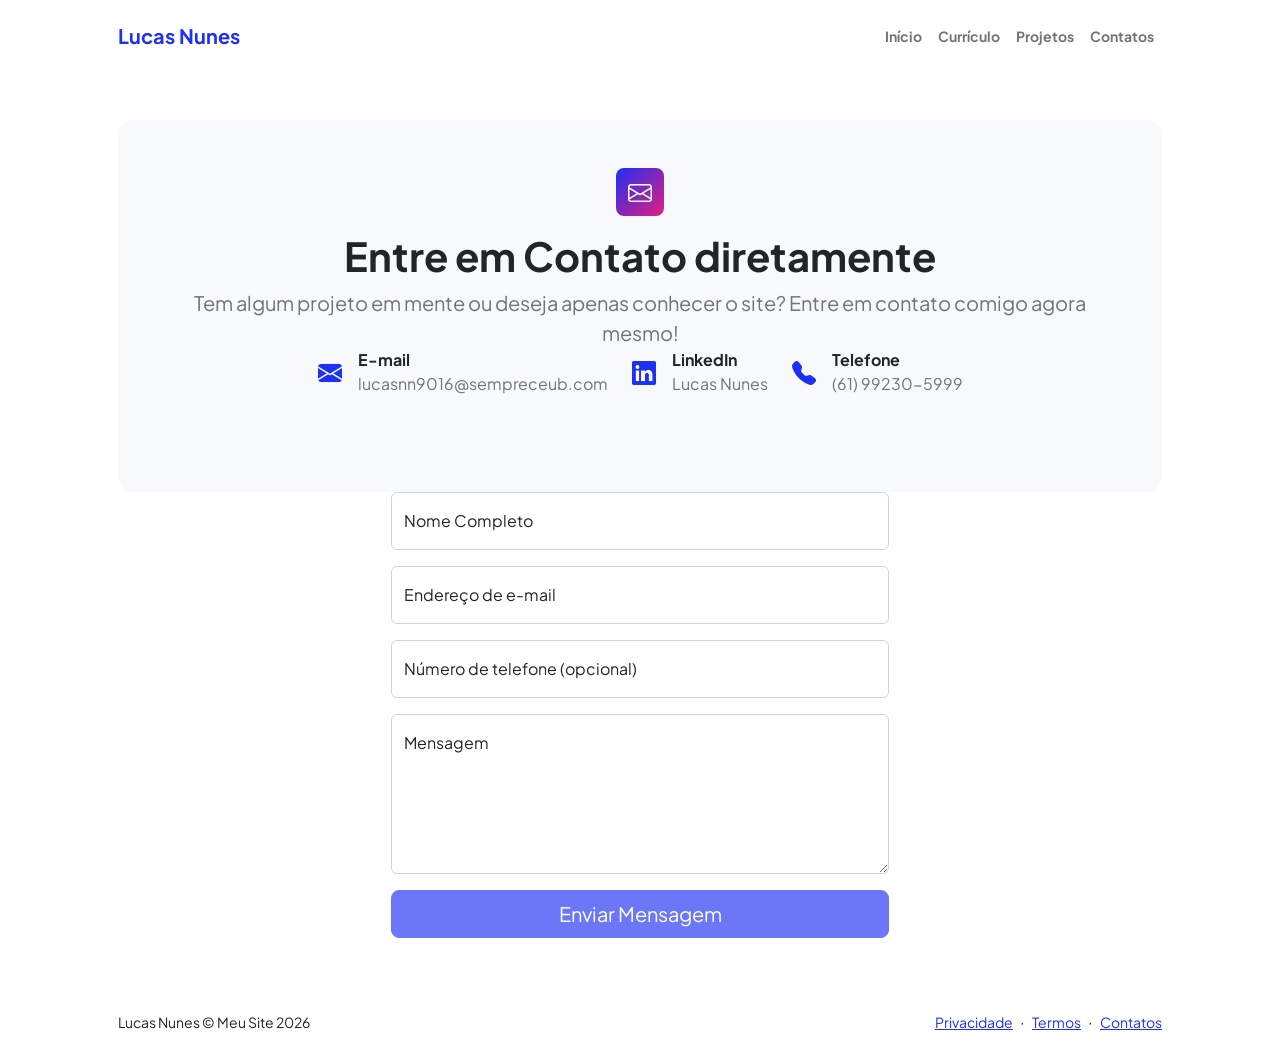
<file: docs/contact.html>
<!DOCTYPE html>
<html lang="pt-br">
    <head>
        <meta charset="utf-8" />
        <meta name="viewport" content="width=device-width, initial-scale=1, shrink-to-fit=no" />
        <meta name="description" content />
        <meta name="author" content />
        <title>Contatos - Lucas Nunes do Nascimento</title>
        
        <!-- Favicon-->
        <link rel="icon" type="image/x-icon" href="assets/favicon.ico" />
        
        <!-- Custom Google font-->
        <link rel="preconnect" href="https://fonts.googleapis.com" />
        <link rel="preconnect" href="https://fonts.gstatic.com" crossorigin />
        <link href="https://fonts.googleapis.com/css2?family=Plus+Jakarta+Sans:wght@100;200;300;400;500;600;700;800;900&amp;display=swap" rel="stylesheet" />
        
        <!-- Bootstrap icons-->
        <link href="https://cdn.jsdelivr.net/npm/bootstrap-icons@1.8.1/font/bootstrap-icons.css" rel="stylesheet" />
        
        <!-- Core theme CSS (includes Bootstrap)-->
        <link href="css/styles.css" rel="stylesheet" />
    </head>
    <body class="d-flex flex-column">
        <main class="flex-shrink-0">
            
            <!-- Navigation-->
            <nav class="navbar navbar-expand-lg navbar-light bg-white py-3">
                <div class="container px-5">
                    <a class="navbar-brand" href="index.html"><span class="fw-bolder text-primary">Lucas Nunes</span></a>
                    <button class="navbar-toggler" type="button" data-bs-toggle="collapse" data-bs-target="#navbarSupportedContent" aria-controls="navbarSupportedContent" aria-expanded="false" aria-label="Toggle navigation"><span class="navbar-toggler-icon"></span></button>
                    <div class="collapse navbar-collapse" id="navbarSupportedContent">
                        <ul class="navbar-nav ms-auto mb-2 mb-lg-0 small fw-bolder">
                            <li class="nav-item"><a class="nav-link" href="index.html">Início</a></li>
                            <li class="nav-item"><a class="nav-link" href="resume.html">Currículo</a></li>
                            <li class="nav-item"><a class="nav-link" href="projects.html">Projetos</a></li>
                            <li class="nav-item"><a class="nav-link" href="contact.html">Contatos</a></li>
                        </ul>
                    </div>
                </div>
            </nav>
            
            <!-- Page content-->
            <section class="py-5">
                <div class="container px-5">
                    <!-- Contact form-->
                    <div class="bg-light rounded-4 py-5 px-4 px-md-5">
                        <div class="text-center mb-5">
                            <div class="feature bg-primary bg-gradient-primary-to-secondary text-white rounded-3 mb-3"><i class="bi bi-envelope"></i></div>
                            <h1 class="fw-bolder">Entre em Contato diretamente</h1>
                            <p class="lead fw-normal text-muted mb-0">Tem algum projeto em mente ou deseja apenas conhecer o site? Entre em contato comigo agora mesmo!</p>
                            <div class="d-flex flex-column flex-md-row justify-content-center gap-4">
                              <div class="d-flex align-items-center">
                                <i class="bi bi-envelope-fill text-primary fs-4 me-3"></i>
                                <div class="text-start">
                                  <div class="fw-bold">E-mail</div>
                                  <a href="https://mail.google.com/mail/u/1/#inbox" class="text-decoration-none text-muted">lucasnn9016@sempreceub.com</a>
                                </div>
                              </div>
                              <div class="d-flex align-items-center">
                                <i class="bi bi-linkedin text-primary fs-4 me-3"></i>
                                <div class="text-start">
                                  <div class="fw-bold">LinkedIn</div>
                                  <a href="https://www.linkedin.com/in/lucas-nunes-886415431/?isSelfProfile=true(to tendo que colocar esse, porque o outro deu problema de verificação no prefil)" target="_blank" class="text-decoration-none text-muted">Lucas Nunes</a>
                                </div>
                              </div>
                              <div class="d-flex align-items-center">
                                <i class="bi bi-telephone-fill text-primary fs-4 me-3"></i>
                                <div class="text-start">
                                  <div class="fw-bold">Telefone</div>
                                  <span class="text-muted">(61) 99230-5999</span>
                                </div>
                              </div>
                            </div>
                        </div>
                    </div>
                        <div class="row gx-5 justify-content-center">
                            <div class="col-lg-8 col-xl-6">
                                <!-- * * * * * * * * * * * * * * *-->
                                <!-- * * SB Forms Contact Form * *-->
                                <!-- * * * * * * * * * * * * * * *-->
                                <!-- This form is pre-integrated with SB Forms.-->
                                <!-- To make this form functional, sign up at-->
                                <!-- https://startbootstrap.com/solution/contact-forms-->
                                <!-- to get an API token!-->
                                <form id="contactForm" data-sb-form-api-token="API_TOKEN">
                                    <!-- Name input-->
                                    <div class="form-floating mb-3">
                                        <input class="form-control" id="name" type="text" placeholder="Seu nome completo" required/>
                                        <label for="name">Nome Completo</label>
                                    </div>
                                    
                                    <!-- Email address input-->
                                    <div class="form-floating mb-3">
                                        <input class="form-control" id="email" type="email" placeholder="seu@email.com" required/>
                                        <label for="email">Endereço de e-mail</label>
                                    </div>
                                    
                                    <!-- Phone number input-->
                                    <div class="form-floating mb-3">
                                        <input class="form-control" id="phone" type="tel" placeholder="(00) 00000-0000" />
                                        <label for="phone">Número de telefone (opcional)</label>
                                    </div>
                                    
                                    <!-- Message input-->
                                    <div class="form-floating mb-3">
                                        <textarea class="form-control" id="message" type="text" placeholder="Escreva sua mensagem aqui..." style="height: 10rem" required></textarea>
                                        <label for="message">Mensagem</label>
                                    </div>
                                    
                                    <!-- Submit success message-->
                                    <div class="d-none" id="submitSuccessMessage">
                                        <div class="text-center mb-3">
                                            <div class="fw-bolder">Mensagem enviada com sucesso!</div>
                                            <p class="text-muted">Obrigado pelo contato. Responderei em breve.</p>
                                        </div>
                                    </div>
                                    
                                    <!-- Submit error message-->
                                    <div class="d-none" id="submitErrorMessage">
                                        <div class="text-center text-danger mb-3">Erro ao enviar mensagem!</div>
                                    </div>
                                    
                                    <!-- Submit Button-->
                                    <div class="d-grid">
                                        <button class="btn btn-primary btn-lg disabled" id="submitButton" type="submit">Enviar Mensagem</button>
                                    </div>
                                </form>
                            </div>
                        </div>
                    </div>
                </div>
            </section>
        </main>
        
        <!-- Footer-->
        <footer class="bg-white py-4 mt-auto">
            <div class="container px-5">
                <div class="row align-items-center justify-content-between flex-column flex-sm-row">
                    <div class="col-auto"><div class="small m-0">Lucas Nunes &copy; Meu Site 2026</div></div>
                    <div class="col-auto">
                        <a class="small" href="#!">Privacidade</a>
                        <span class="mx-1">&middot;</span>
                        <a class="small" href="#!">Termos</a>
                        <span class="mx-1">&middot;</span>
                        <a class="small" href="#!">Contatos</a>
                    </div>
                </div>
            </div>
        </footer>

        <!-- Bootstrap core JS-->
        <script src="https://cdn.jsdelivr.net/npm/bootstrap@5.2.3/dist/js/bootstrap.bundle.min.js"></script>
        <!-- Core theme JS-->
        <script src="js/scripts.js"></script>
        
        <!-- Script simples para simular o envio do formulário (Front-end) -->
        <script>
            window.addEventListener('DOMContentLoaded', event => {
                const contactForm = document.getElementById('contactForm');
                const submitButton = document.getElementById('submitButton');
                const submitSuccessMessage = document.getElementById('submitSuccessMessage');
                const submitErrorMessage = document.getElementById('submitErrorMessage');

                if (contactForm) {
                    contactForm.addEventListener('submit', event => {
                        event.preventDefault(); // Impede o recarregamento da página
                        
                        // Aqui você integraria com um serviço real de e-mail no futuro
                        // Por enquanto, vamos apenas mostrar a mensagem de sucesso
                        
                        submitButton.disabled = true;
                        submitButton.textContent = 'Enviando...';

                        setTimeout(() => {
                            contactForm.classList.add('d-none');
                            submitSuccessMessage.classList.remove('d-none');
                        }, 1500); // Simula 1.5 segundos de "envio"
                    });
                }
            });
        </script>
    </body>
</html>
</file>
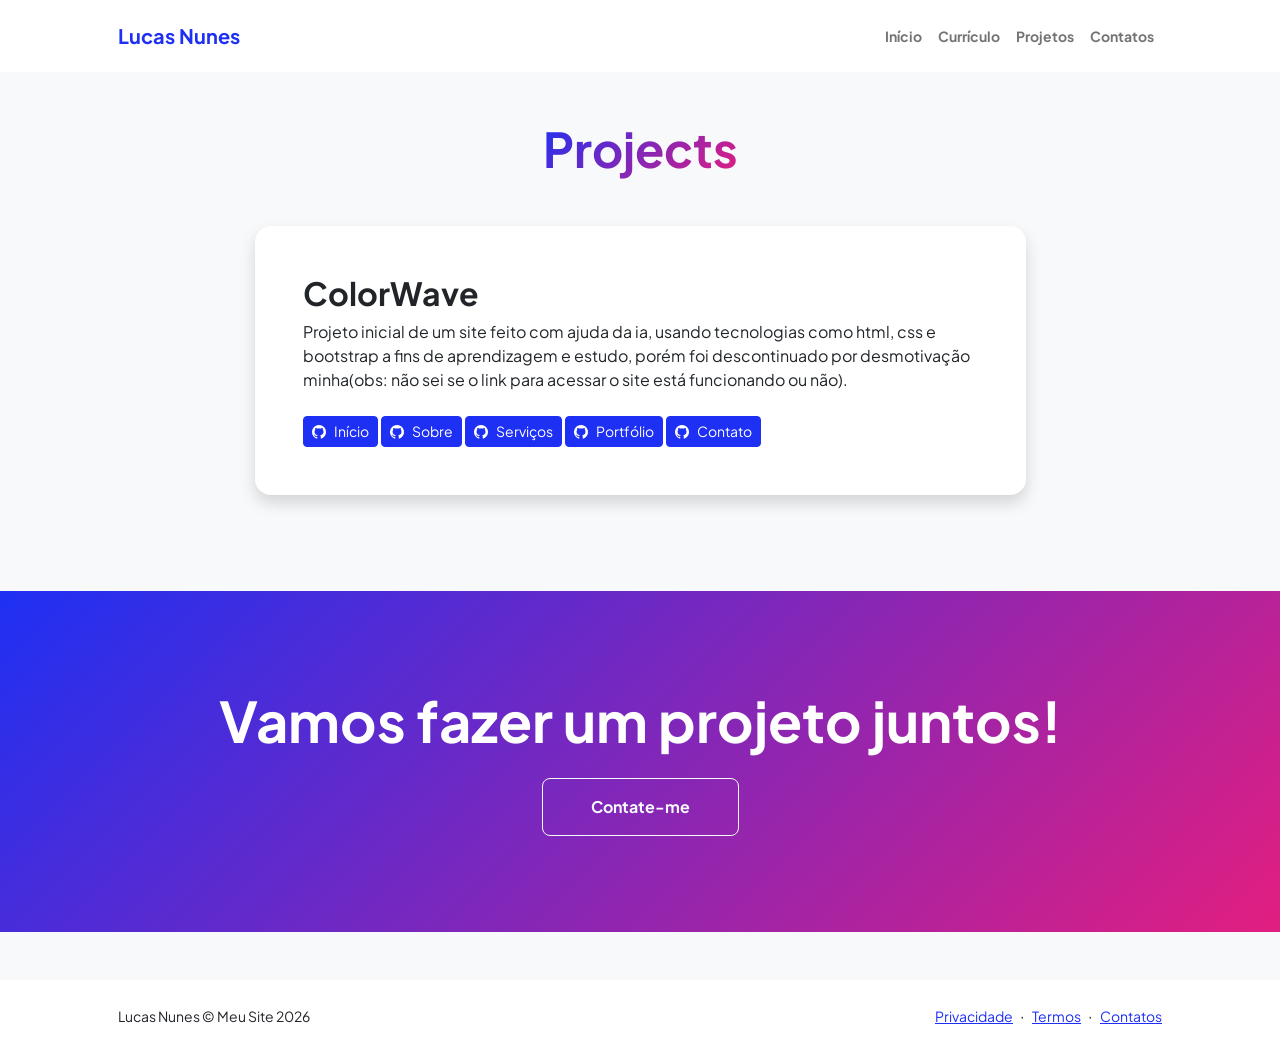
<file: docs/projects.html>
<!DOCTYPE html>
<html lang="pt-br">
    <head>
        <meta charset="utf-8" />
        <meta name="viewport" content="width=device-width, initial-scale=1, shrink-to-fit=no" />
        <meta name="description" content="" />
        <meta name="author" content="" />
        <title>Projetos - Lucas Nunes</title>
        <!-- Favicon-->
        <link rel="icon" type="image/x-icon" href="assets/favicon.ico" />
        <!-- Custom Google font-->
        <link rel="preconnect" href="https://fonts.googleapis.com" />
        <link rel="preconnect" href="https://fonts.gstatic.com" crossorigin />
        <link href="https://fonts.googleapis.com/css2?family=Plus+Jakarta+Sans:wght@100;200;300;400;500;600;700;800;900&amp;display=swap" rel="stylesheet" />
        <!-- Bootstrap icons-->
        <link href="https://cdn.jsdelivr.net/npm/bootstrap-icons@1.8.1/font/bootstrap-icons.css" rel="stylesheet" />
        <!-- Core theme CSS (includes Bootstrap)-->
        <link href="css/styles.css" rel="stylesheet" />
    </head>
    <body class="d-flex flex-column h-100 bg-light">
        <main class="flex-shrink-0">
            <!-- Navigation-->
            <nav class="navbar navbar-expand-lg navbar-light bg-white py-3">
                <div class="container px-5">
                    <a class="navbar-brand" href="index.html"><span class="fw-bolder text-primary">Lucas Nunes</span></a>
                    <button class="navbar-toggler" type="button" data-bs-toggle="collapse" data-bs-target="#navbarSupportedContent" aria-controls="navbarSupportedContent" aria-expanded="false" aria-label="Toggle navigation"><span class="navbar-toggler-icon"></span></button>
                    <div class="collapse navbar-collapse" id="navbarSupportedContent">
                        <ul class="navbar-nav ms-auto mb-2 mb-lg-0 small fw-bolder">
                            <li class="nav-item"><a class="nav-link" href="index.html">Início</a></li>
                            <li class="nav-item"><a class="nav-link" href="resume.html">Currículo</a></li>
                            <li class="nav-item"><a class="nav-link" href="projects.html">Projetos</a></li>
                            <li class="nav-item"><a class="nav-link" href="contact.html">Contatos</a></li>
                        </ul>
                    </div>
                </div>
            </nav>
            <!-- Projects Section-->
            <section class="py-5">
                <div class="container px-5 mb-5">
                    <div class="text-center mb-5">
                        <h1 class="display-5 fw-bolder mb-0"><span class="text-gradient d-inline">Projects</span></h1>
                    </div>
                    <div class="row gx-5 justify-content-center">
                        <div class="col-lg-11 col-xl-9 col-xxl-8">
                            <div class="card overflow-hidden shadow rounded-4 border-0 mb-5">
                                <div class="card-body p-0">
                                    <div class="d-flex align-items-center">
                                        <div class="p-5">
                                            <h2 class="fw-bolder">ColorWave</h2>
                                            <p>Projeto inicial de um site feito com ajuda da ia, usando tecnologias como html, css e bootstrap a fins de aprendizagem e estudo, porém foi descontinuado por desmotivação minha(obs: não sei se o link para acessar o site está funcionando ou não).</p>
                                            <a href="http://127.0.0.1:5500/Projeto1.html" class="btn btn-primary btn-sm mt-2"><i class="bi bi-github me-2"></i>Início</a>
                                            <a href="http://127.0.0.1:5500/Projeto2.html" class="btn btn-primary btn-sm mt-2"><i class="bi bi-github me-2"></i>Sobre</a>
                                            <a href="http://127.0.0.1:5500/Projeto3.html" class="btn btn-primary btn-sm mt-2"><i class="bi bi-github me-2"></i>Serviços</a>
                                            <a href="http://127.0.0.1:5500/Projeto4.html" class="btn btn-primary btn-sm mt-2"><i class="bi bi-github me-2"></i>Portfólio</a>
                                            <a href="http://127.0.0.1:5500/Projeto5.html" class="btn btn-primary btn-sm mt-2"><i class="bi bi-github me-2"></i>Contato</a>
                                        </div>
                                    </div>
                                </div>
                            </div>
                        </div>
                    </div>
                </div>
            <section class="py-5 bg-gradient-primary-to-secondary text-white">
                <div class="container px-5 my-5">
                    <div class="text-center">
                        <h2 class="display-4 fw-bolder mb-4">Vamos fazer um projeto juntos!</h2>
                        <a class="btn btn-outline-light btn-lg px-5 py-3 fs-6 fw-bolder" href="contact.html">Contate-me</a>
                    </div>
                </div>
            </section>
        </main>
        <!-- Footer-->
        <footer class="bg-white py-4 mt-auto">
            <div class="container px-5">
                <div class="row align-items-center justify-content-between flex-column flex-sm-row">
                    <div class="col-auto"><div class="small m-0">Lucas Nunes &copy; Meu Site 2026</div></div>
                    <div class="col-auto">
                        <a class="small" href="#!">Privacidade</a>
                        <span class="mx-1">&middot;</span>
                        <a class="small" href="#!">Termos</a>
                        <span class="mx-1">&middot;</span>
                        <a class="small" href="#!">Contatos</a>
                    </div>
                </div>
            </div>
        </footer>
        <!-- Bootstrap core JS-->
        <script src="https://cdn.jsdelivr.net/npm/bootstrap@5.2.3/dist/js/bootstrap.bundle.min.js"></script>
        <!-- Core theme JS-->
        <script src="js/scripts.js"></script>
    </body>
</html>
</file>
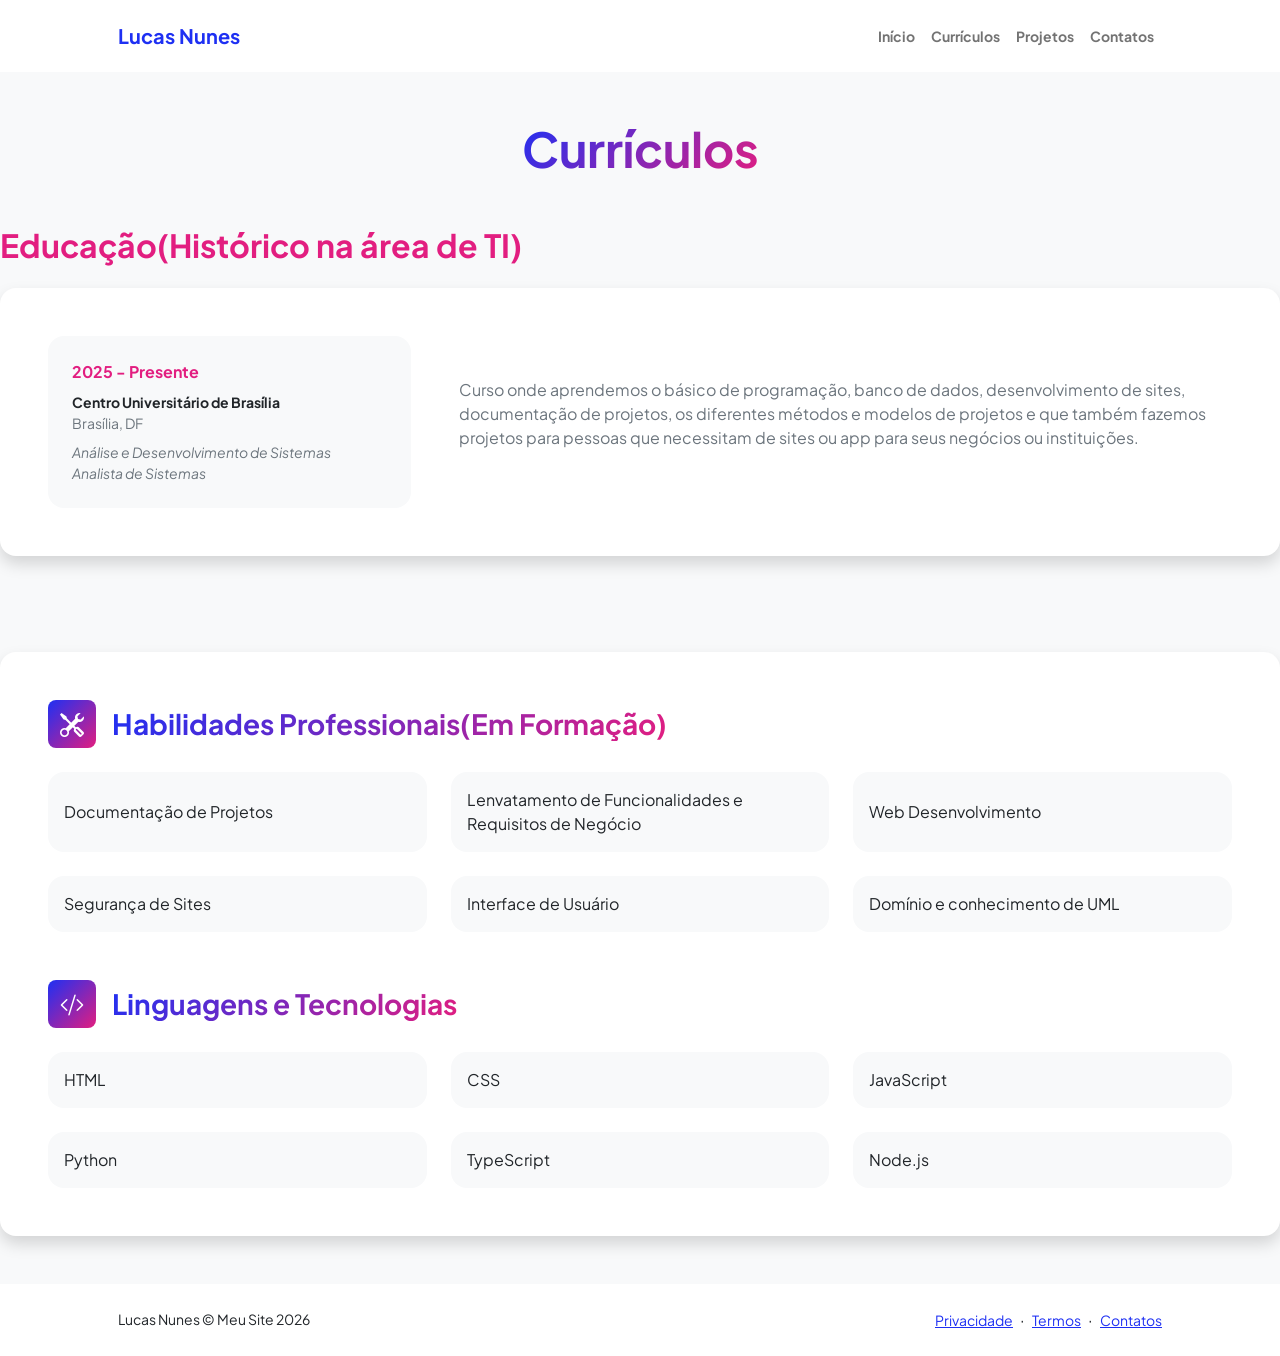
<file: docs/resume.html>
<!DOCTYPE html>
<html lang="pt-br">
    <head>
        <meta charset="utf-8" />
        <meta name="viewport" content="width=device-width, initial-scale=1, shrink-to-fit=no" />
        <meta name="description" content="" />
        <meta name="author" content="" />
        <title>Currículo - Lucas Nunes</title>
        <!-- Favicon-->
        <link rel="icon" type="image/x-icon" href="assets/favicon.ico" />
        <!-- Custom Google font-->
        <link rel="preconnect" href="https://fonts.googleapis.com" />
        <link rel="preconnect" href="https://fonts.gstatic.com" crossorigin />
        <link href="https://fonts.googleapis.com/css2?family=Plus+Jakarta+Sans:wght@100;200;300;400;500;600;700;800;900&amp;display=swap" rel="stylesheet" />
        <!-- Bootstrap icons-->
        <link href="https://cdn.jsdelivr.net/npm/bootstrap-icons@1.8.1/font/bootstrap-icons.css" rel="stylesheet" />
        <!-- Core theme CSS (includes Bootstrap)-->
        <link href="css/styles.css" rel="stylesheet" />
    </head>
    <body class="d-flex flex-column h-100 bg-light">
        <main class="flex-shrink-0">
            <!-- Navigation-->
            <nav class="navbar navbar-expand-lg navbar-light bg-white py-3">
                <div class="container px-5">
                    <a class="navbar-brand" href="index.html"><span class="fw-bolder text-primary">Lucas Nunes</span></a>
                    <button class="navbar-toggler" type="button" data-bs-toggle="collapse" data-bs-target="#navbarSupportedContent" aria-controls="navbarSupportedContent" aria-expanded="false" aria-label="Toggle navigation"><span class="navbar-toggler-icon"></span></button>
                    <div class="collapse navbar-collapse" id="navbarSupportedContent">
                        <ul class="navbar-nav ms-auto mb-2 mb-lg-0 small fw-bolder">
                            <li class="nav-item"><a class="nav-link" href="index.html">Início</a></li>
                            <li class="nav-item"><a class="nav-link" href="resume.html">Currículos</a></li>
                            <li class="nav-item"><a class="nav-link" href="projects.html">Projetos</a></li>
                            <li class="nav-item"><a class="nav-link" href="contact.html">Contatos</a></li>
                        </ul>
                    </div>
                </div>
            </nav>
            
            <!-- Page Content-->
            <div class="container px-5 my-5">
                <div class="text-center mb-5">
                    <h1 class="display-5 fw-bolder mb-0"><span class="text-gradient d-inline">Currículos</span></h1>
                </div>
            </div>
            
                        <!-- Education Section-->
                        <section>
                            <h2 class="text-secondary fw-bolder mb-4">Educação(Histórico na área de TI)</h2>
                            <!-- Education Card 1-->
                            <div class="card shadow border-0 rounded-4 mb-5">
                                <div class="card-body p-5">
                                    <div class="row align-items-center gx-5">
                                        <div class="col text-center text-lg-start mb-4 mb-lg-0">
                                            <div class="bg-light p-4 rounded-4">
                                                <div class="text-secondary fw-bolder mb-2">2025 - Presente</div>
                                                <div class="mb-2">
                                                    <div class="small fw-bolder">Centro Universitário de Brasília</div>
                                                    <div class="small text-muted">Brasília, DF</div>
                                                </div>
                                                <div class="fst-italic">
                                                    <div class="small text-muted">Análise e Desenvolvimento de Sistemas</div>
                                                    <div class="small text-muted">Analista de Sistemas</div>
                                                </div>
                                            </div>
                                        </div>
                                        <div class="col-lg-8">
                                            <p class="text-muted">Curso onde aprendemos o básico de programação, banco de dados, desenvolvimento de sites, documentação de projetos, os diferentes métodos e modelos de projetos e que também fazemos projetos para pessoas que necessitam de sites ou app para seus negócios ou instituições.</p>
                                        <div>
                                    </div>
                                </div>
                            </div>
                        </section>
            
                        <!-- Divider-->
                        <div class="pb-5"></div>
                        <!-- Skills Section-->
                        <section>
                            <!-- Skillset Card-->
                            <div class="card shadow border-0 rounded-4 mb-5">
                                <div class="card-body p-5">
                                    <!-- Professional skills list-->
                                    <div class="mb-5">
                                        <div class="d-flex align-items-center mb-4">
                                            <div class="feature bg-primary bg-gradient-primary-to-secondary text-white rounded-3 me-3"><i class="bi bi-tools"></i></div>
                                            <h3 class="fw-bolder mb-0"><span class="text-gradient d-inline">Habilidades Professionais(Em Formação)</span></h3>
                                        </div>
                                        <div class="row row-cols-1 row-cols-md-3 mb-4">
                                            <div class="col mb-4 mb-md-0"><div class="d-flex align-items-center bg-light rounded-4 p-3 h-100">Documentação de Projetos</div></div>
                                            <div class="col mb-4 mb-md-0"><div class="d-flex align-items-center bg-light rounded-4 p-3 h-100">Lenvatamento de Funcionalidades e Requisitos de Negócio</div></div>
                                            <div class="col"><div class="d-flex align-items-center bg-light rounded-4 p-3 h-100">Web Desenvolvimento</div></div>
                                        </div>
                                        <div class="row row-cols-1 row-cols-md-3">
                                            <div class="col mb-4 mb-md-0"><div class="d-flex align-items-center bg-light rounded-4 p-3 h-100">Segurança de Sites</div></div>
                                            <div class="col mb-4 mb-md-0"><div class="d-flex align-items-center bg-light rounded-4 p-3 h-100">Interface de Usuário</div></div>
                                            <div class="col"><div class="d-flex align-items-center bg-light rounded-4 p-3 h-100">Domínio e conhecimento de UML</div></div>
                                        </div>
                                    </div>
                                    <!-- Languages list-->
                                    <div class="mb-0">
                                        <div class="d-flex align-items-center mb-4">
                                            <div class="feature bg-primary bg-gradient-primary-to-secondary text-white rounded-3 me-3"><i class="bi bi-code-slash"></i></div>
                                            <h3 class="fw-bolder mb-0"><span class="text-gradient d-inline">Linguagens e Tecnologias</span></h3>
                                        </div>
                                        <div class="row row-cols-1 row-cols-md-3 mb-4">
                                            <div class="col mb-4 mb-md-0"><div class="d-flex align-items-center bg-light rounded-4 p-3 h-100">HTML</div></div>
                                            <div class="col mb-4 mb-md-0"><div class="d-flex align-items-center bg-light rounded-4 p-3 h-100">CSS</div></div>
                                            <div class="col"><div class="d-flex align-items-center bg-light rounded-4 p-3 h-100">JavaScript</div></div>
                                        </div>
                                        <div class="row row-cols-1 row-cols-md-3">
                                            <div class="col mb-4 mb-md-0"><div class="d-flex align-items-center bg-light rounded-4 p-3 h-100">Python</div></div>
                                            <div class="col mb-4 mb-md-0"><div class="d-flex align-items-center bg-light rounded-4 p-3 h-100">TypeScript</div></div>
                                            <div class="col"><div class="d-flex align-items-center bg-light rounded-4 p-3 h-100">Node.js</div></div>
                                        </div>
                                    </div>
                                </div>
                            </div>
                        </section>
                    </div>
                </div>
            </div>
        </main>
        <!-- Footer-->
        <footer class="bg-white py-4 mt-auto">
            <div class="container px-5">
                <div class="row align-items-center justify-content-between flex-column flex-sm-row">
                    <div class="col-auto"><div class="small m-0">Lucas Nunes &copy; Meu Site 2026</div></div>
                    <div class="col-auto">
                        <a class="small" href="#!">Privacidade</a>
                        <span class="mx-1">&middot;</span>
                        <a class="small" href="#!">Termos</a>
                        <span class="mx-1">&middot;</span>
                        <a class="small" href="#!">Contatos</a>
                    </div>
                </div>
            </div>
        </footer>
        <!-- Bootstrap core JS-->
        <script src="https://cdn.jsdelivr.net/npm/bootstrap@5.2.3/dist/js/bootstrap.bundle.min.js"></script>
        <!-- Core theme JS-->
        <script src="js/scripts.js"></script>
    </body>
</html>
</file>
